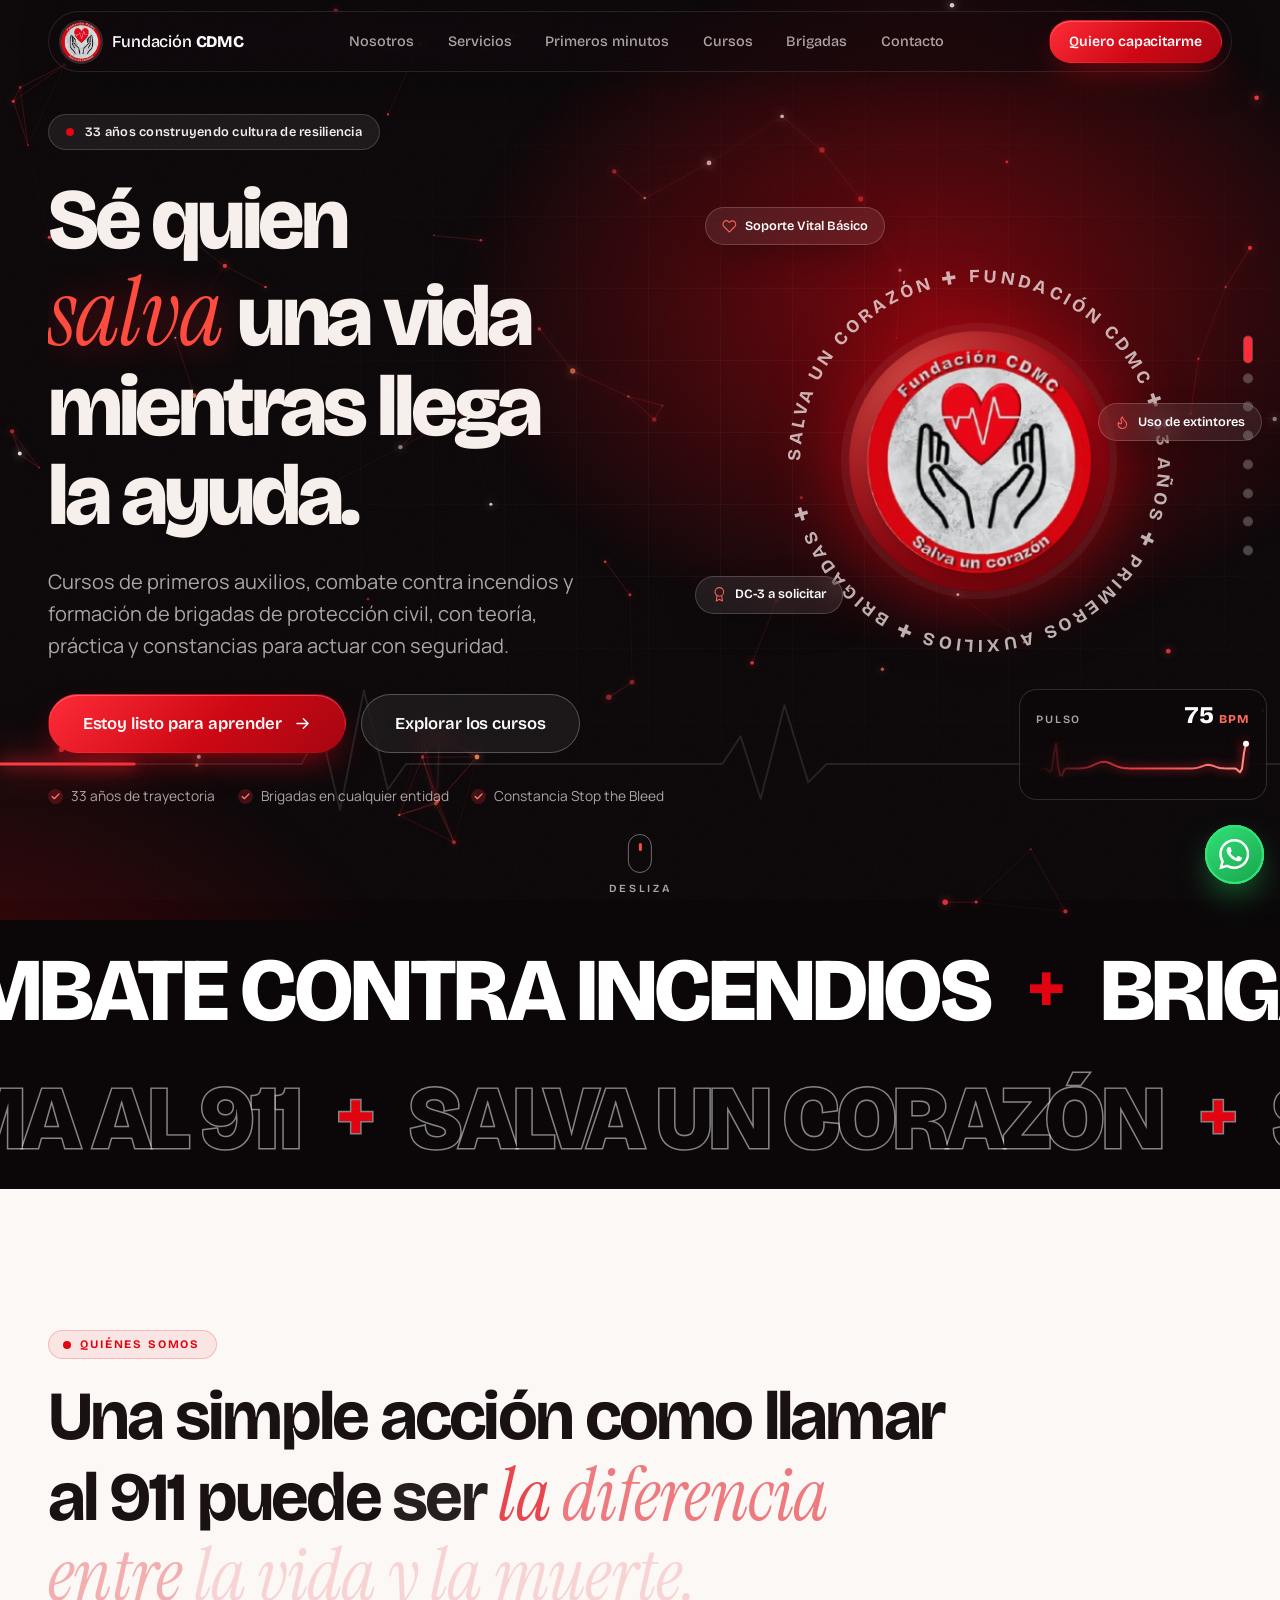
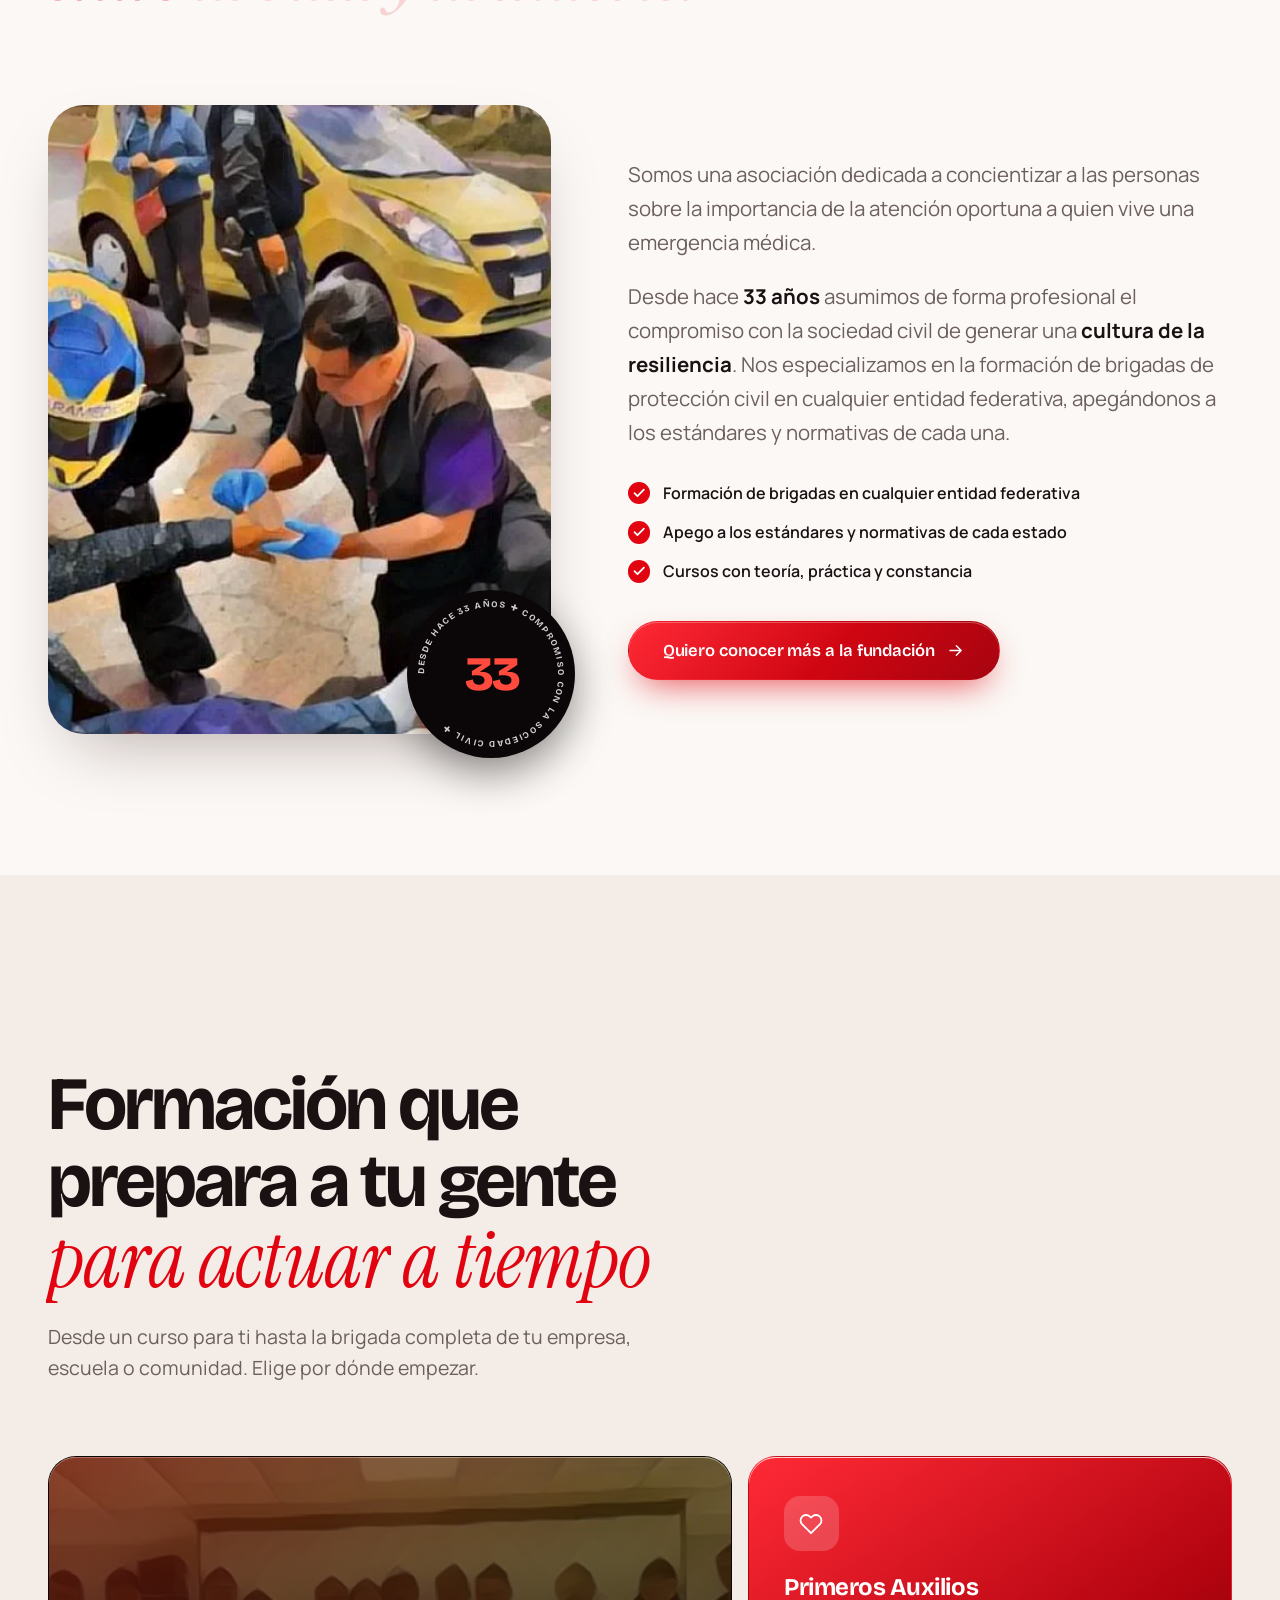
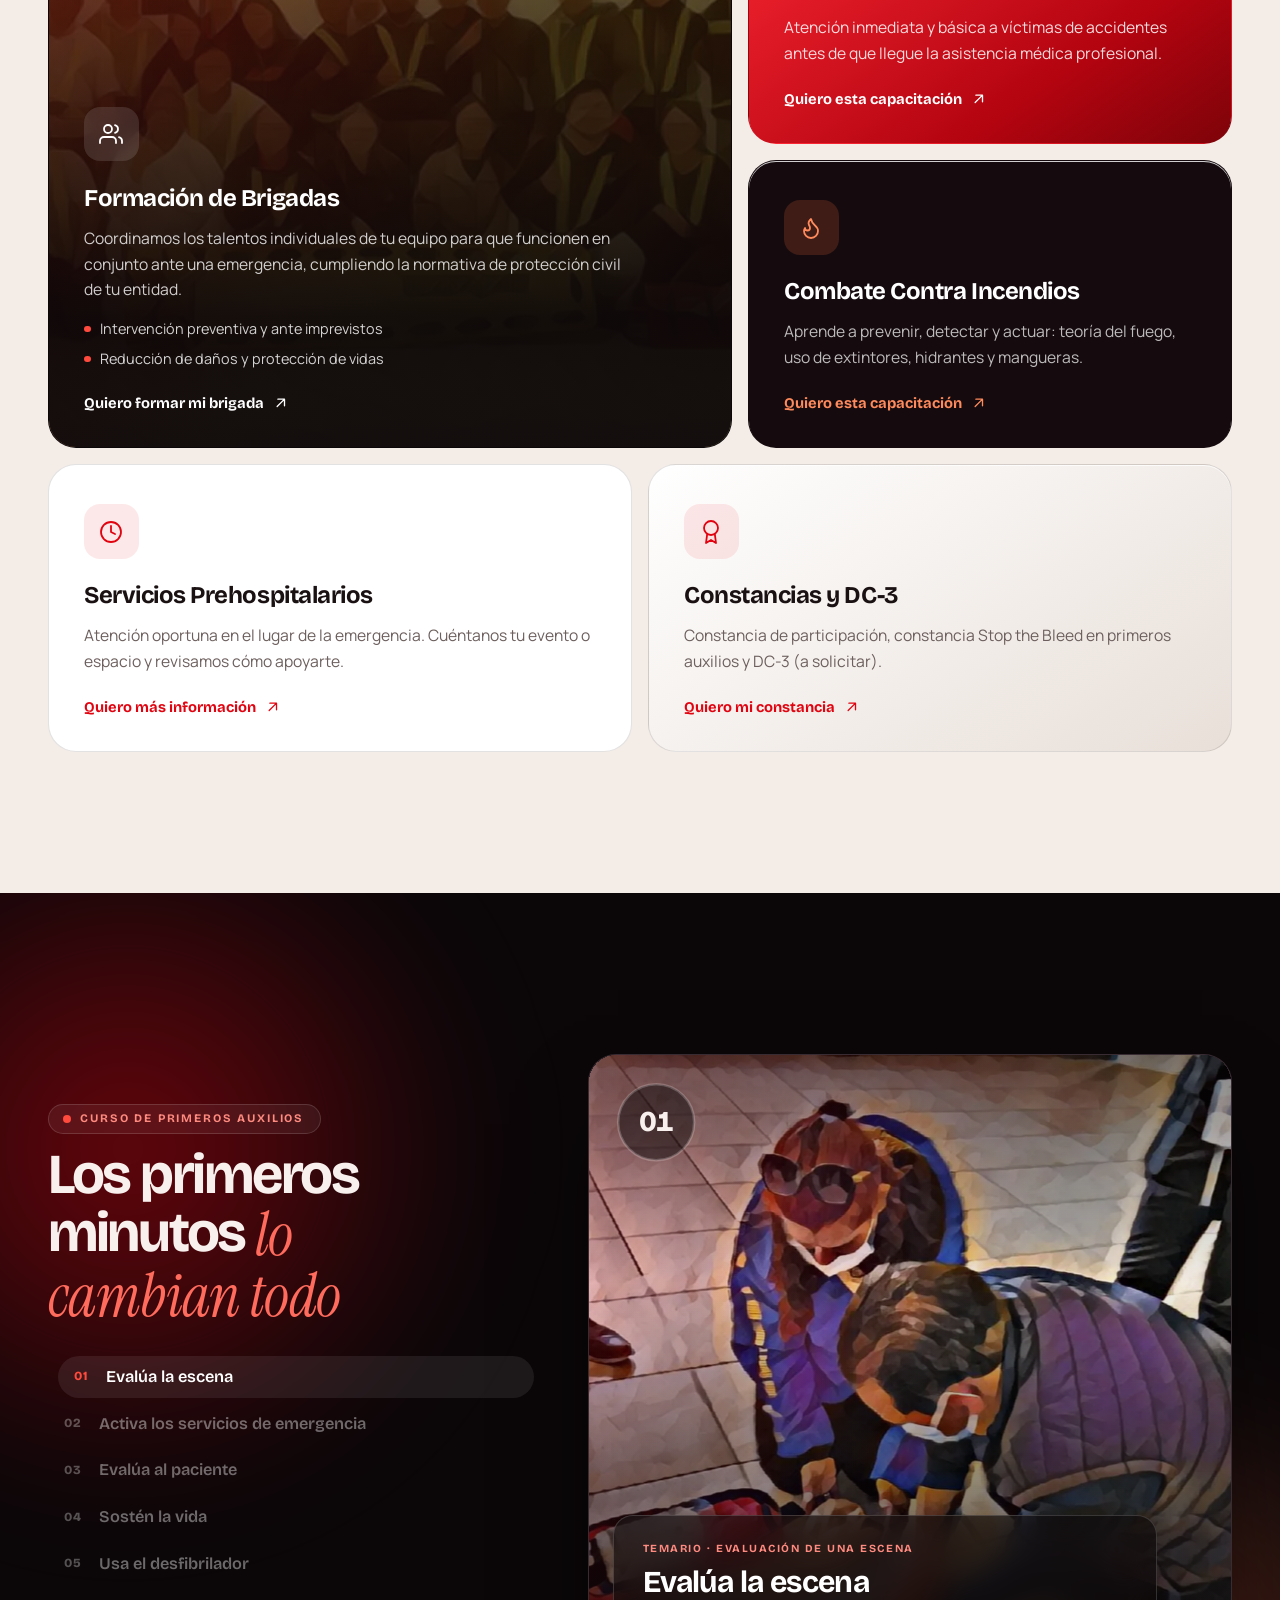
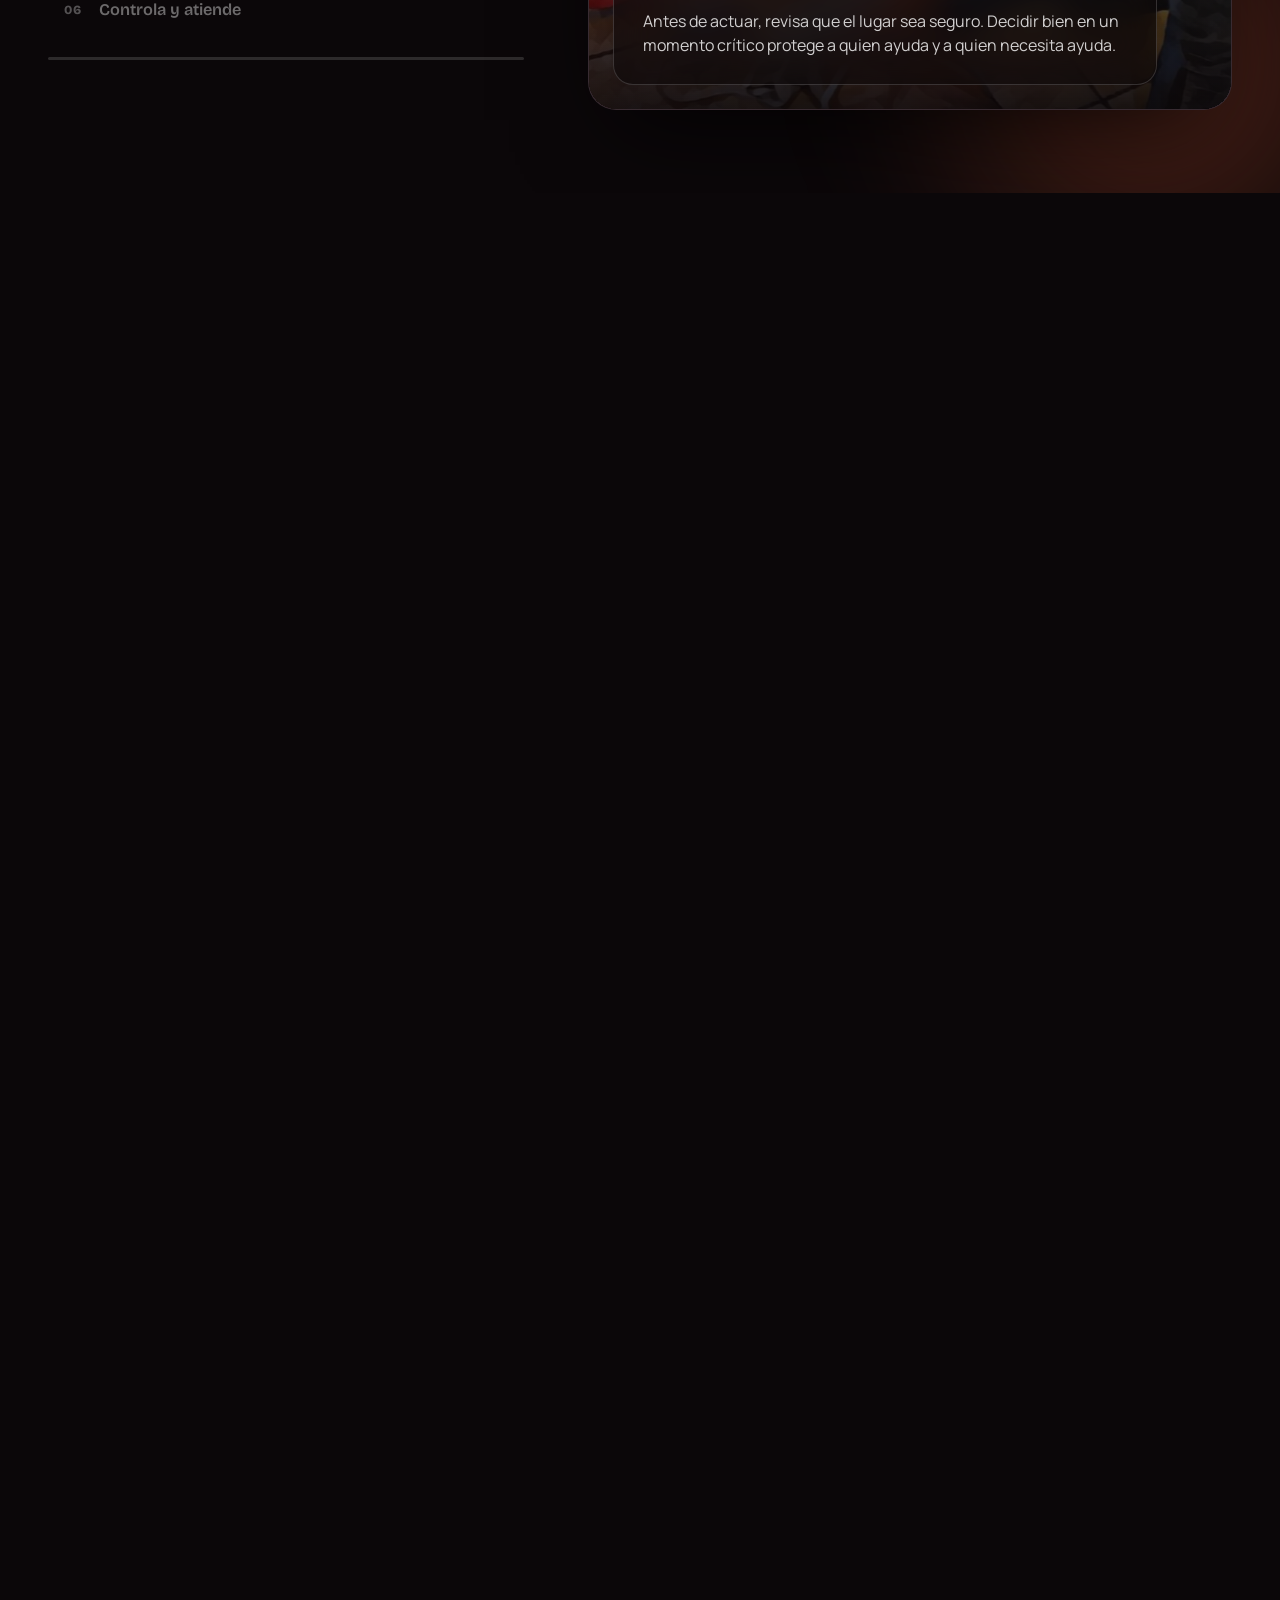
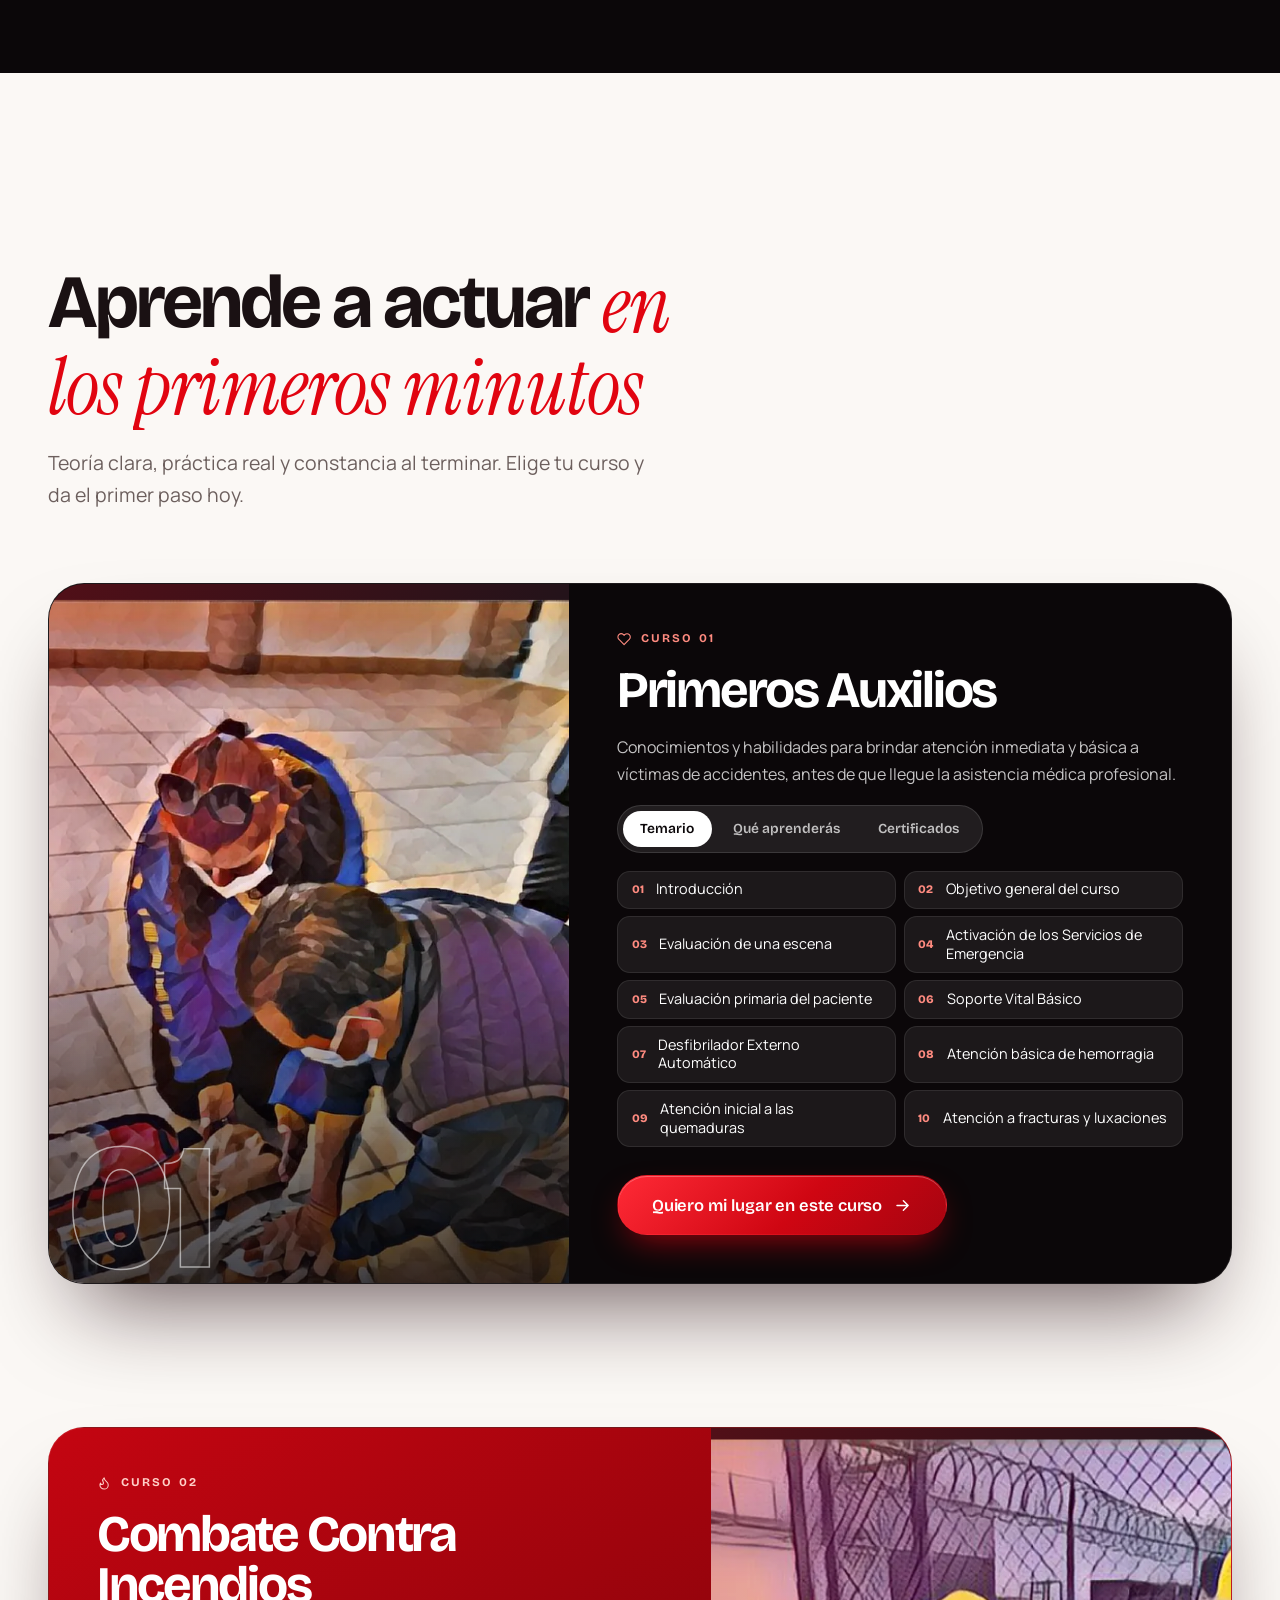
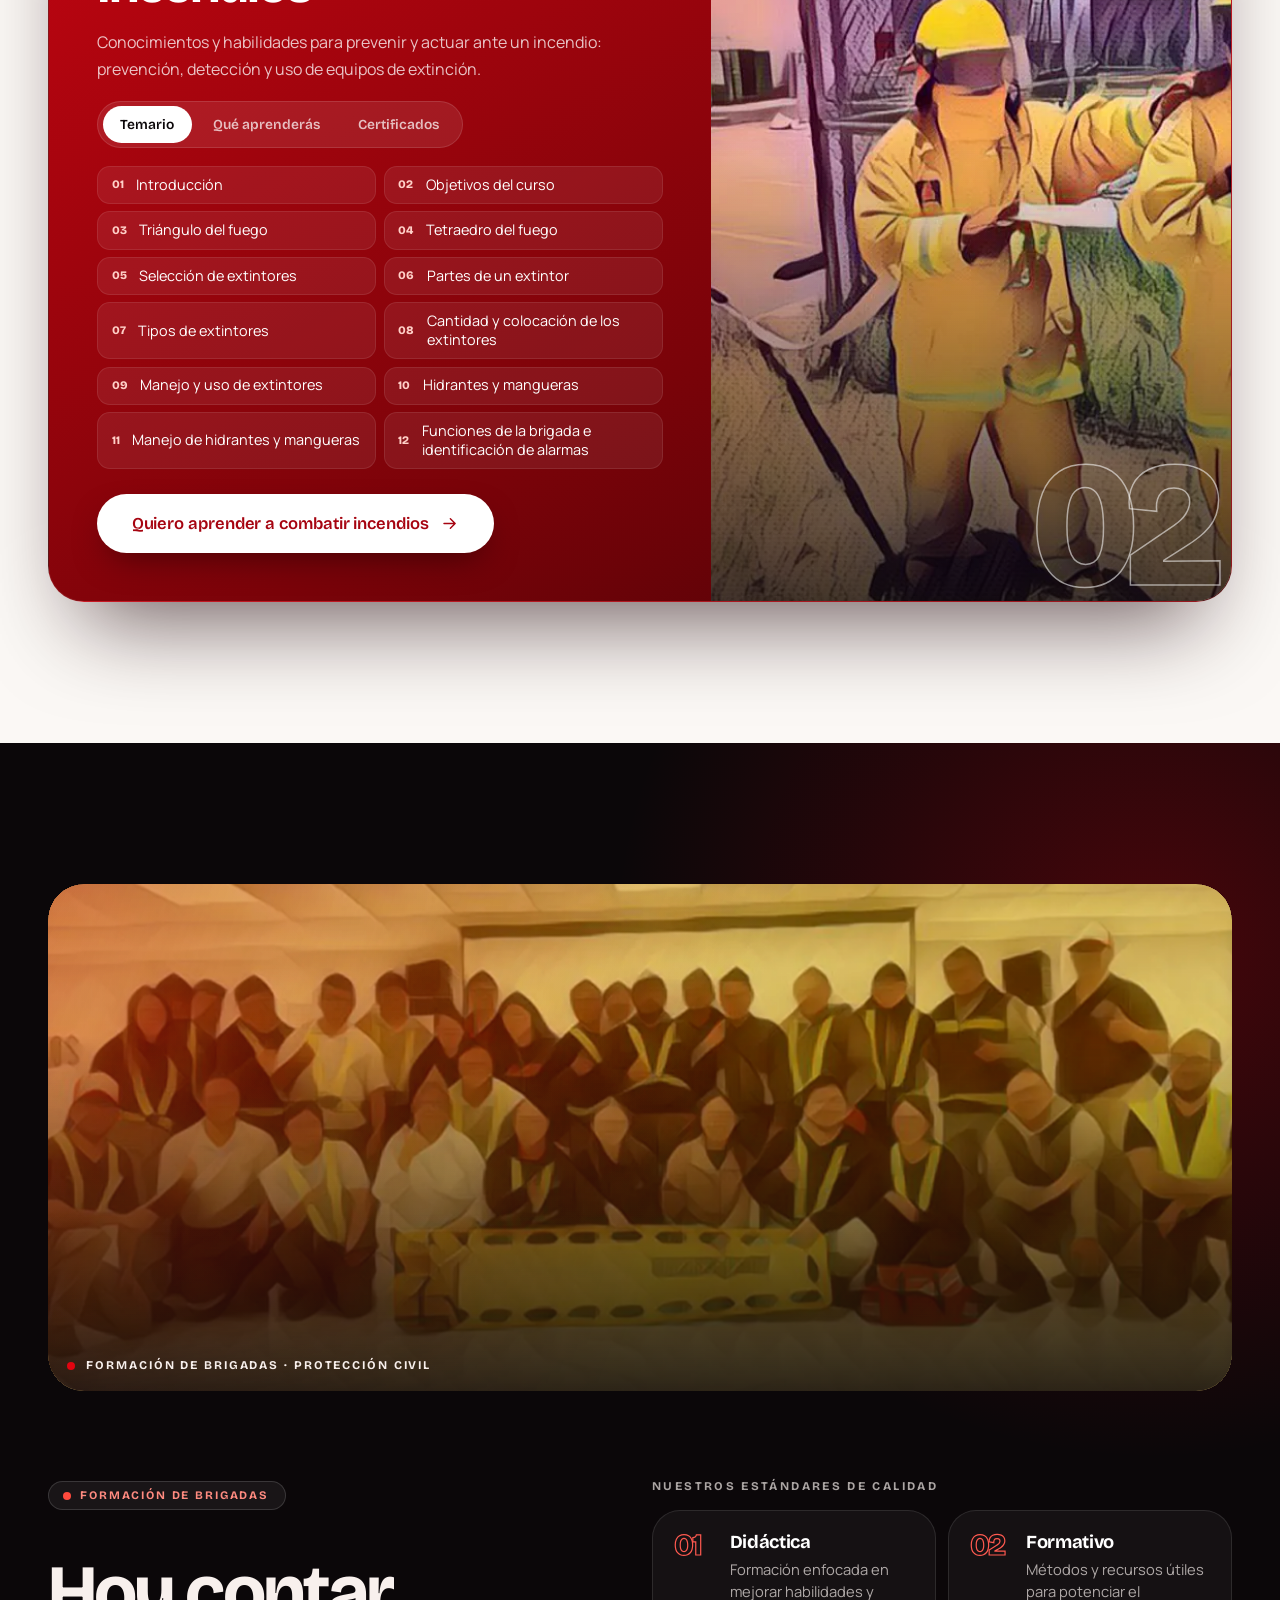
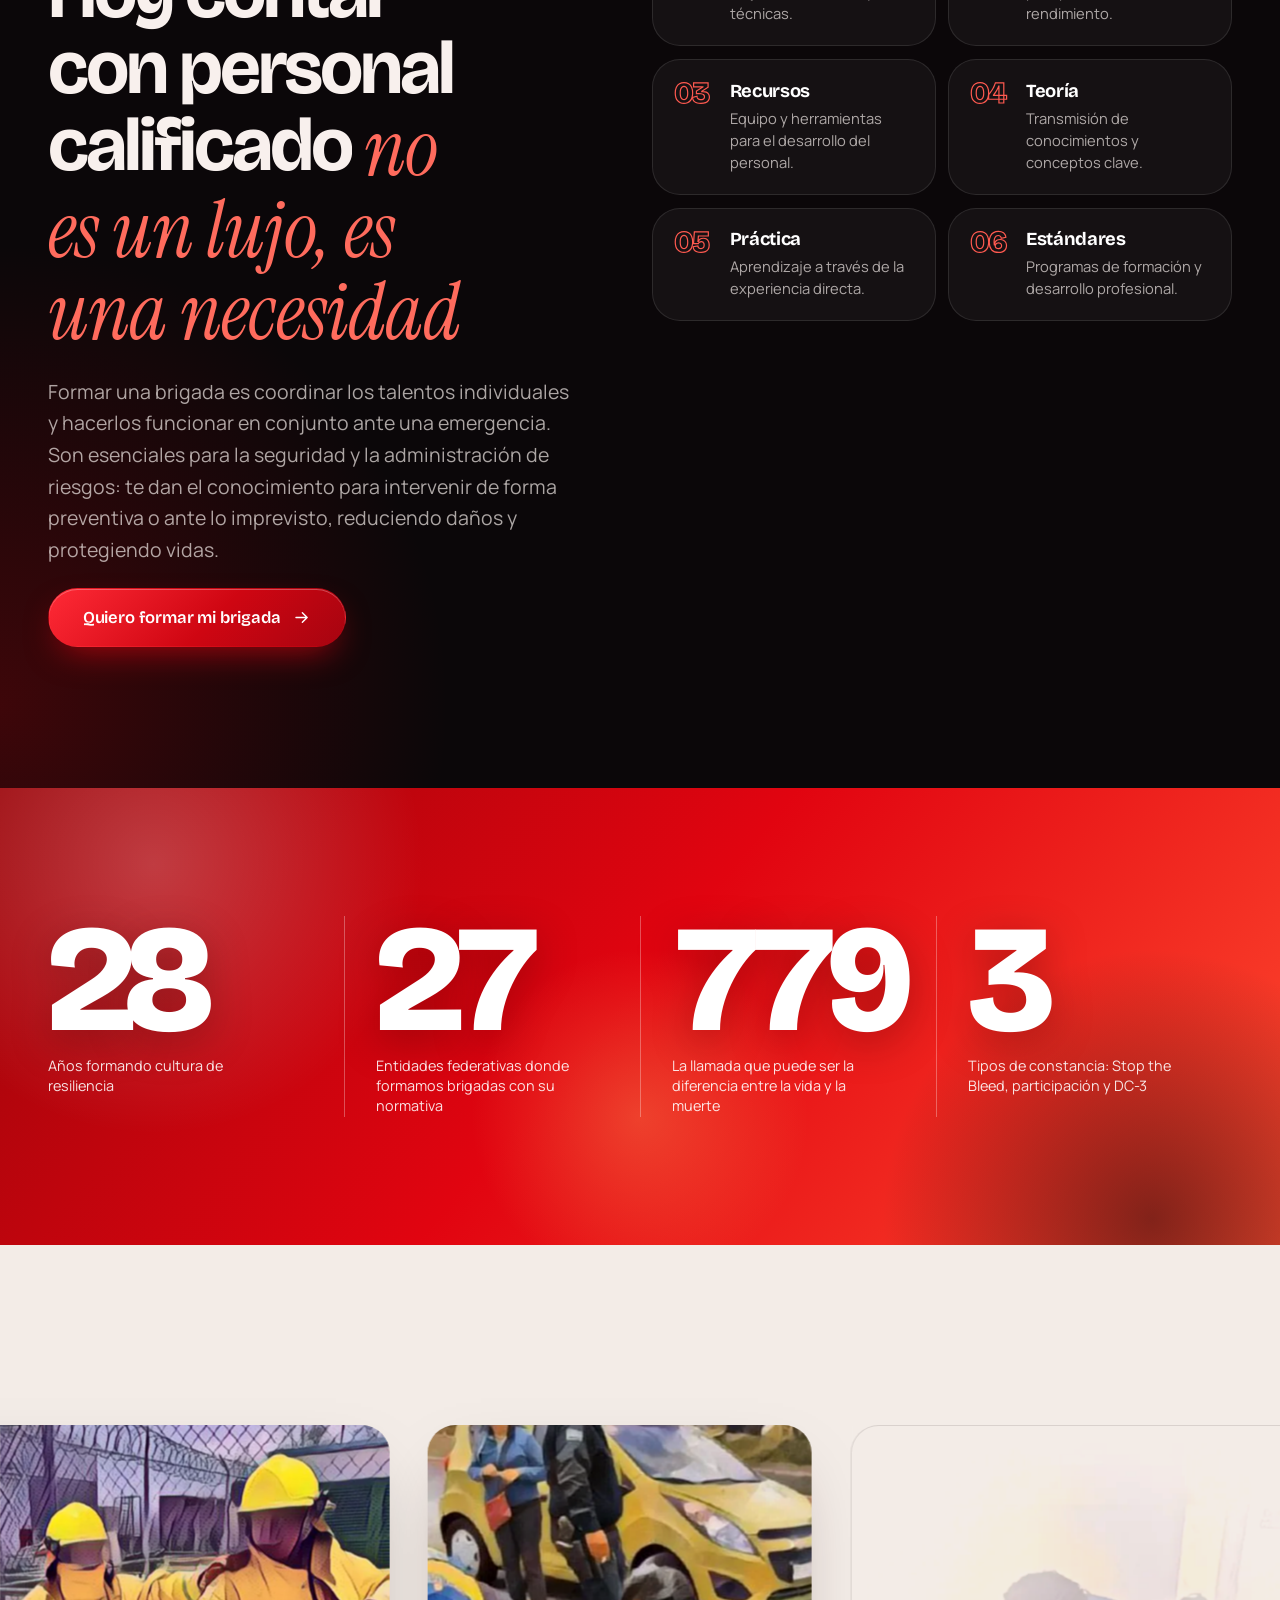
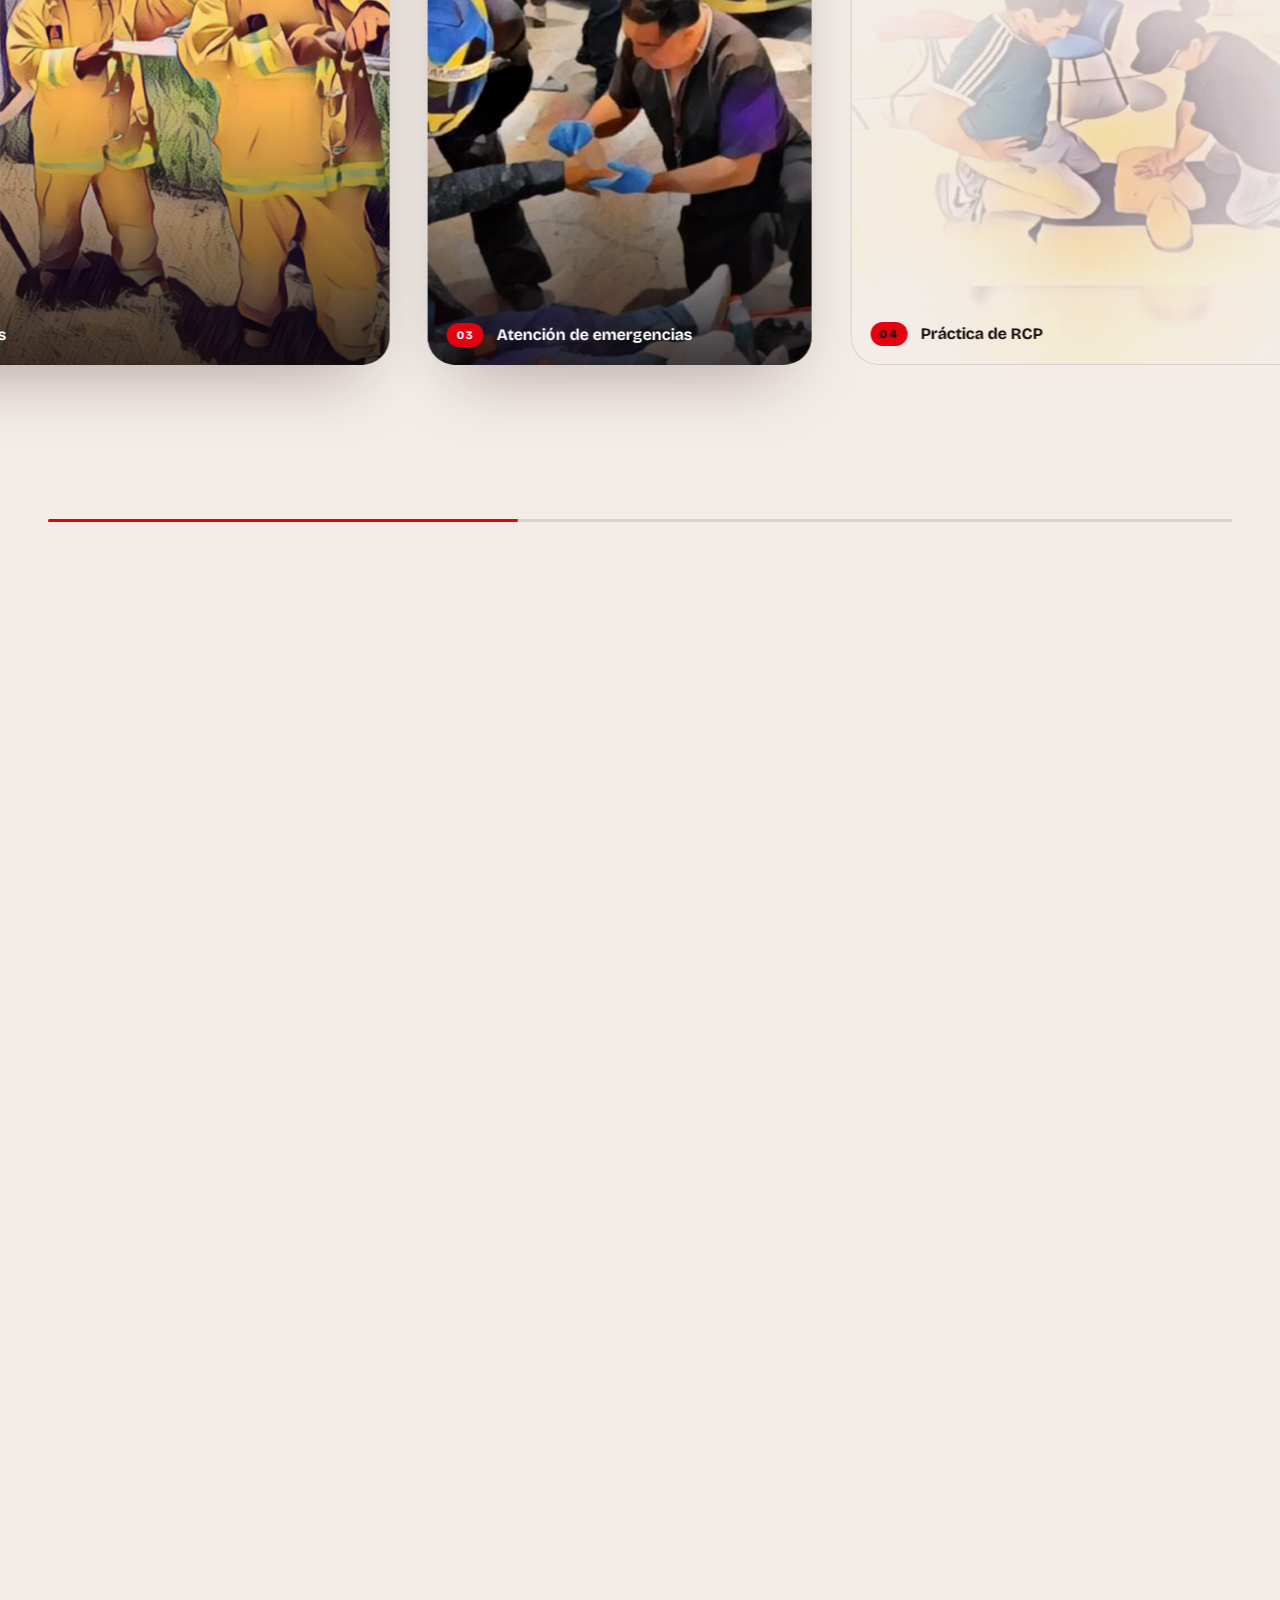
<file: index.html>
<!doctype html>
<html lang="es-MX">
<head>
<meta charset="utf-8">
<meta name="viewport" content="width=device-width,initial-scale=1,viewport-fit=cover">
<title>Cursos de Primeros Auxilios y Brigadas | Fundación CDMC</title>
<meta name="description" content="33 años formando brigadas de protección civil. Cursos de primeros auxilios y combate contra incendios con constancia. Pide informes por WhatsApp.">
<meta name="keywords" content="fundación CDMC, fundación CMDC, curso de primeros auxilios, combate contra incendios, formación de brigadas, brigadas de protección civil, DC-3, Stop the Bleed, soporte vital básico, servicios prehospitalarios, capacitación para empresas México">
<meta name="author" content="Fundación Carlos David Mondragón Castillo">
<meta name="robots" content="index,follow,max-image-preview:large">
<meta name="theme-color" content="#0b0709">
<!-- DESPLIEGUE: agrega aquí <link rel="canonical" href="https://TU-DOMINIO/"> y cambia og:image / og:url a URLs absolutas -->
<meta property="og:type" content="website">
<meta property="og:locale" content="es_MX">
<meta property="og:site_name" content="Fundación CDMC">
<meta property="og:title" content="Fundación CDMC · Salva un corazón">
<meta property="og:description" content="Cursos de primeros auxilios, combate contra incendios y formación de brigadas de protección civil. 33 años construyendo cultura de resiliencia.">
<meta property="og:image" content="img/logo.png">
<meta name="twitter:card" content="summary_large_image">
<link rel="icon" href="img/logo-192.png" type="image/png">
<link rel="apple-touch-icon" href="img/logo-192.png">
<link rel="preconnect" href="https://fonts.googleapis.com">
<link rel="preconnect" href="https://fonts.gstatic.com" crossorigin>
<link rel="stylesheet" href="https://fonts.googleapis.com/css2?family=Bricolage+Grotesque:opsz,wght@12..96,300..800&family=Instrument+Serif:ital@0;1&family=Manrope:wght@400;500;600;700&display=swap">
<link rel="preload" as="image" href="img/logo.webp" type="image/webp">
<link rel="stylesheet" href="styles.css">
<script>document.documentElement.classList.add('js');</script>
<script src="script.js" defer></script>
<script type="application/ld+json">
{
  "@context": "https://schema.org",
  "@graph": [
    {
      "@type": "NGO",
      "@id": "#organizacion",
      "name": "Fundación Carlos David Mondragón Castillo",
      "alternateName": ["Fundación CDMC", "Fundación CMDC"],
      "slogan": "Salva un corazón",
      "description": "Asociación dedicada a concientizar sobre la atención oportuna en emergencias médicas. Cursos de primeros auxilios, combate contra incendios y formación de brigadas de protección civil.",
      "logo": "img/logo.png",
      "telephone": "+525510446096",
      "email": "wildferretmma@gmail.com",
      "areaServed": { "@type": "Country", "name": "México" },
      "knowsAbout": ["Primeros auxilios", "Combate contra incendios", "Brigadas de protección civil", "Soporte vital básico", "Servicios prehospitalarios"]
    },
    {
      "@type": "Course",
      "name": "Primeros Auxilios",
      "description": "Conocimientos y habilidades para brindar atención inmediata y básica a víctimas de accidentes antes de que llegue la asistencia médica profesional. Incluye constancia Stop the Bleed.",
      "provider": { "@id": "#organizacion" },
      "inLanguage": "es-MX"
    },
    {
      "@type": "Course",
      "name": "Combate Contra Incendios",
      "description": "Conocimientos y habilidades para prevenir y actuar ante incendios: prevención, detección y uso de equipos de extinción.",
      "provider": { "@id": "#organizacion" },
      "inLanguage": "es-MX"
    },
    {
      "@type": "FAQPage",
      "mainEntity": [
        { "@type": "Question", "name": "¿Qué curso me conviene: primeros auxilios o combate contra incendios?", "acceptedAnswer": { "@type": "Answer", "text": "Primeros Auxilios te prepara para atender a una persona lesionada hasta que llegue la ayuda médica. Combate Contra Incendios te enseña a prevenir, detectar y actuar ante el fuego. Si formas una brigada, lo ideal es combinarlos." } },
        { "@type": "Question", "name": "¿Entregan constancia al terminar?", "acceptedAnswer": { "@type": "Answer", "text": "Sí. Ambos cursos entregan constancia de participación y se puede solicitar DC-3. El curso de Primeros Auxilios incluye además constancia Stop the Bleed." } },
        { "@type": "Question", "name": "¿Pueden formar la brigada de mi empresa o escuela en mi estado?", "acceptedAnswer": { "@type": "Answer", "text": "Sí. Nos especializamos en la formación de brigadas de protección civil en cualquier entidad federativa, apegándonos a los estándares y normativas de cada una." } },
        { "@type": "Question", "name": "¿Qué aprenderé en el curso de Primeros Auxilios?", "acceptedAnswer": { "@type": "Answer", "text": "A evaluar una escena, activar los servicios de emergencia, realizar la evaluación primaria, aplicar soporte vital básico, usar un desfibrilador externo automático y atender hemorragias, quemaduras, fracturas y luxaciones." } },
        { "@type": "Question", "name": "¿Cuánto cuesta y cuánto dura?", "acceptedAnswer": { "@type": "Answer", "text": "Depende del curso, del número de participantes y de si se trata de una brigada completa. Escríbenos por WhatsApp y te preparamos una propuesta a tu medida." } }
      ]
    }
  ]
}
</script>
</head>
<body>

<!-- ============ SPRITE DE ICONOS ============ -->
<svg width="0" height="0" style="position:absolute" aria-hidden="true" focusable="false">
  <defs>
    <symbol id="i-arrow" viewBox="0 0 24 24"><path d="M5 12h14M13 6l6 6-6 6"/></symbol>
    <symbol id="i-up-right" viewBox="0 0 24 24"><path d="M7 17 17 7M8 7h9v9"/></symbol>
    <symbol id="i-down" viewBox="0 0 24 24"><path d="M12 5v14M6 13l6 6 6-6"/></symbol>
    <symbol id="i-check" viewBox="0 0 24 24"><path d="M20 6 9 17l-5-5"/></symbol>
    <symbol id="i-plus" viewBox="0 0 24 24"><path d="M12 5v14M5 12h14"/></symbol>
    <symbol id="i-phone" viewBox="0 0 24 24"><path d="M22 16.92v3a2 2 0 0 1-2.18 2 19.79 19.79 0 0 1-8.63-3.07 19.5 19.5 0 0 1-6-6 19.79 19.79 0 0 1-3.07-8.67A2 2 0 0 1 4.11 2h3a2 2 0 0 1 2 1.72 12.84 12.84 0 0 0 .7 2.81 2 2 0 0 1-.45 2.11L8.09 9.91a16 16 0 0 0 6 6l1.27-1.27a2 2 0 0 1 2.11-.45 12.84 12.84 0 0 0 2.81.7A2 2 0 0 1 22 16.92z"/></symbol>
    <symbol id="i-mail" viewBox="0 0 24 24"><path d="M4 4h16a2 2 0 0 1 2 2v12a2 2 0 0 1-2 2H4a2 2 0 0 1-2-2V6a2 2 0 0 1 2-2zM22 6l-10 7L2 6"/></symbol>
    <symbol id="i-users" viewBox="0 0 24 24"><path d="M17 21v-2a4 4 0 0 0-4-4H5a4 4 0 0 0-4 4v2M9 11a4 4 0 1 0 0-8 4 4 0 0 0 0 8zM23 21v-2a4 4 0 0 0-3-3.87M16 3.13a4 4 0 0 1 0 7.75"/></symbol>
    <symbol id="i-shield" viewBox="0 0 24 24"><path d="M12 22s8-4 8-10V5l-8-3-8 3v7c0 6 8 10 8 10z"/><path d="m9 12 2 2 4-4"/></symbol>
    <symbol id="i-clock" viewBox="0 0 24 24"><circle cx="12" cy="12" r="10"/><path d="M12 6v6l4 2"/></symbol>
    <symbol id="i-award" viewBox="0 0 24 24"><circle cx="12" cy="8" r="7"/><path d="m8.21 13.89-1.21 9.11 5-3 5 3-1.21-9.12"/></symbol>
    <symbol id="i-heart" viewBox="0 0 24 24"><path d="M20.84 4.61a5.5 5.5 0 0 0-7.78 0L12 5.67l-1.06-1.06a5.5 5.5 0 0 0-7.78 7.78l1.06 1.06L12 21.23l7.78-7.78 1.06-1.06a5.5 5.5 0 0 0 0-7.78z"/></symbol>
    <symbol id="i-flame" viewBox="0 0 24 24"><path d="M8.5 14.5A2.5 2.5 0 0 0 11 12c0-1.38-.5-2-1-3-1.07-2.14-.22-4.05 2-6 .5 2.5 2 4.9 4 6.5 2 1.6 3 3.5 3 5.5a7 7 0 1 1-14 0c0-1.15.43-2.29 1-3a2.5 2.5 0 0 0 2.5 2.5z"/></symbol>
    <symbol id="i-pulse" viewBox="0 0 24 24"><path d="M22 12h-4l-3 9L9 3l-3 9H2"/></symbol>
    <symbol id="i-wa" viewBox="0 0 24 24"><path fill="currentColor" stroke="none" d="M17.47 14.38c-.3-.15-1.76-.87-2.03-.97-.27-.1-.47-.15-.67.15-.2.3-.77.97-.94 1.16-.17.2-.35.22-.65.07-.3-.15-1.26-.46-2.39-1.48-.88-.79-1.48-1.76-1.65-2.06-.17-.3-.02-.46.13-.6.13-.14.3-.35.45-.52.15-.17.2-.3.3-.5.1-.2.05-.37-.03-.52-.07-.15-.67-1.61-.92-2.2-.24-.58-.49-.5-.67-.51h-.57c-.2 0-.52.07-.8.37-.27.3-1.04 1.02-1.04 2.48s1.07 2.88 1.22 3.07c.15.2 2.1 3.2 5.08 4.49.71.3 1.26.49 1.7.63.71.23 1.36.2 1.87.12.57-.08 1.76-.72 2-1.41.25-.7.25-1.29.17-1.41-.07-.12-.27-.2-.57-.35zM12.05 21.78h-.01a9.87 9.87 0 0 1-5.03-1.38l-.36-.21-3.74.98 1-3.65-.24-.37a9.86 9.86 0 0 1-1.51-5.26c0-5.45 4.44-9.88 9.89-9.88 2.64 0 5.12 1.03 6.99 2.9a9.82 9.82 0 0 1 2.89 6.99c0 5.45-4.44 9.88-9.88 9.88zM20.46 3.49A11.8 11.8 0 0 0 12.05 0C5.5 0 .16 5.34.16 11.89c0 2.1.55 4.14 1.59 5.95L.06 24l6.3-1.65a11.88 11.88 0 0 0 5.68 1.45h.01c6.55 0 11.89-5.34 11.89-11.89 0-3.18-1.24-6.17-3.48-8.42z"/></symbol>
  </defs>
</svg>

<a class="skip" href="#main">Saltar al contenido</a>

<!-- ============ LOADER: ECG + corazón que se abre ============ -->
<div id="loader" class="loader" role="status" aria-live="polite" aria-label="Cargando Fundación CDMC">
  <svg class="loader__mask" width="100%" height="100%" aria-hidden="true">
    <defs>
      <mask id="loaderMask">
        <rect width="100%" height="100%" fill="#fff"/>
        <g id="loaderHole" transform="translate(0 0) scale(0)"><path transform="translate(-12 -12.1)" fill="#000" d="M20.84 4.61a5.5 5.5 0 0 0-7.78 0L12 5.67l-1.06-1.06a5.5 5.5 0 0 0-7.78 7.78l1.06 1.06L12 21.23l7.78-7.78 1.06-1.06a5.5 5.5 0 0 0 0-7.78z"/></g>
      </mask>
    </defs>
    <rect width="100%" height="100%" fill="#0b0709" mask="url(#loaderMask)"/>
  </svg>
  <div class="loader__ui" id="loaderUi">
    <div class="loader__heart" id="loaderHeart" aria-hidden="true">
      <svg viewBox="0 0 24 24"><path d="M20.84 4.61a5.5 5.5 0 0 0-7.78 0L12 5.67l-1.06-1.06a5.5 5.5 0 0 0-7.78 7.78l1.06 1.06L12 21.23l7.78-7.78 1.06-1.06a5.5 5.5 0 0 0 0-7.78z"/></svg>
      <svg class="loader__ecg" viewBox="0 0 240 60" preserveAspectRatio="none"><path id="loaderEcg" pathLength="1000" d="M0 30 H70 L82 30 L90 12 L100 52 L110 4 L120 44 L128 30 H240"/></svg>
    </div>
    <p class="loader__name">Fundación <b>CDMC</b></p>
    <p class="loader__tag">Salva un corazón</p>
    <div class="loader__count"><span id="loaderPct">0</span><small>%</small></div>
  </div>
</div>

<div class="grain" aria-hidden="true"></div>
<div class="progress" aria-hidden="true"><i id="progressBar"></i></div>
<div class="cursor" aria-hidden="true"><i class="cursor__dot"></i><i class="cursor__ring"><span></span></i></div>

<!-- ============ HEADER ============ -->
<header class="header" id="header">
  <div class="header__in">
    <a class="brand" href="#inicio" aria-label="Fundación CDMC, ir al inicio">
      <img src="img/logo.webp" width="44" height="44" alt="Logotipo de Fundación CDMC: corazón con línea de pulso entre dos manos">
      <span class="brand__t">Fundación <b>CDMC</b></span>
    </a>
    <nav class="nav" aria-label="Principal">
      <ul>
        <li><a href="#nosotros">Nosotros</a></li>
        <li><a href="#servicios">Servicios</a></li>
        <li><a href="#cadena">Primeros minutos</a></li>
        <li><a href="#cursos">Cursos</a></li>
        <li><a href="#brigadas">Brigadas</a></li>
        <li><a href="#contacto">Contacto</a></li>
      </ul>
    </nav>
    <a class="btn btn--primary btn--sm header__cta" href="#contacto" data-magnetic><span>Quiero capacitarme</span></a>
    <button class="burger" id="burger" type="button" aria-expanded="false" aria-controls="menu" aria-label="Abrir menú"><span></span><span></span></button>
  </div>
</header>

<div class="menu" id="menu" aria-hidden="true">
  <nav aria-label="Menú móvil">
    <ul>
      <li><a href="#nosotros"><small>01</small>Nosotros</a></li>
      <li><a href="#servicios"><small>02</small>Servicios</a></li>
      <li><a href="#cadena"><small>03</small>Primeros minutos</a></li>
      <li><a href="#cursos"><small>04</small>Cursos</a></li>
      <li><a href="#brigadas"><small>05</small>Brigadas</a></li>
      <li><a href="#contacto"><small>06</small>Contacto</a></li>
    </ul>
  </nav>
  <a class="btn btn--primary btn--lg" href="#contacto">Quiero capacitarme <svg class="ico" aria-hidden="true"><use href="#i-arrow"/></svg></a>
  <p class="menu__meta">+52 55 1044 6096 · wildferretmma@gmail.com</p>
</div>

<!-- Navegación lateral por puntos (escritorio) -->
<ol class="dots" aria-label="Secciones">
  <li><a href="#inicio" data-dot="inicio" aria-label="Inicio"><span>Inicio</span></a></li>
  <li><a href="#nosotros" data-dot="nosotros" aria-label="Nosotros"><span>Nosotros</span></a></li>
  <li><a href="#servicios" data-dot="servicios" aria-label="Servicios"><span>Servicios</span></a></li>
  <li><a href="#cadena" data-dot="cadena" aria-label="Primeros minutos"><span>Primeros minutos</span></a></li>
  <li><a href="#cursos" data-dot="cursos" aria-label="Cursos"><span>Cursos</span></a></li>
  <li><a href="#brigadas" data-dot="brigadas" aria-label="Brigadas"><span>Brigadas</span></a></li>
  <li><a href="#galeria" data-dot="galeria" aria-label="Galería"><span>Galería</span></a></li>
  <li><a href="#contacto" data-dot="contacto" aria-label="Contacto"><span>Contacto</span></a></li>
</ol>

<main id="main">

<!-- ============ 1 · HERO ============ -->
<section class="hero dark" id="inicio" aria-labelledby="hero-title">
  <div class="hero__bg" aria-hidden="true">
    <canvas class="hero__canvas" id="heroCanvas"></canvas>
    <div class="hero__glow" id="heroGlow"></div>
    <div class="hero__grid"></div>
    <svg class="hero__ecg" viewBox="0 0 1400 200" preserveAspectRatio="none">
      <path class="ecg-base" d="M0 100 H300 L330 100 L350 60 L372 150 L398 20 L424 128 L444 100 H760 L790 100 L810 70 L832 138 L858 36 L884 120 L904 100 H1400"/>
      <path class="ecg-live" d="M0 100 H300 L330 100 L350 60 L372 150 L398 20 L424 128 L444 100 H760 L790 100 L810 70 L832 138 L858 36 L884 120 L904 100 H1400" pathLength="1000"/>
    </svg>
  </div>

  <div class="container hero__in">
    <div class="hero__copy" id="heroCopy">
      <p class="pill" data-hero="0"><span class="pulse-dot"></span>33 años construyendo cultura de resiliencia</p>
      <h1 class="hero__title" id="hero-title">
        <span class="line"><span data-hero="1">Sé quien</span></span>
        <span class="line"><span data-hero="2"><em>salva</em> una vida</span></span>
        <span class="line"><span data-hero="3">mientras llega</span></span>
        <span class="line"><span data-hero="4">la ayuda.</span></span>
      </h1>
      <p class="hero__sub" data-hero="5">Cursos de primeros auxilios, combate contra incendios y formación de brigadas de protección civil, con teoría, práctica y constancias para actuar con seguridad.</p>
      <div class="hero__cta" data-hero="6">
        <a class="btn btn--primary btn--lg" href="#contacto" data-magnetic><span>Estoy listo para aprender</span><svg class="ico" aria-hidden="true"><use href="#i-arrow"/></svg></a>
        <a class="btn btn--ghost btn--lg" href="#cursos" data-magnetic><span>Explorar los cursos</span></a>
      </div>
      <ul class="hero__badges" data-hero="7">
        <li><svg class="ico" aria-hidden="true"><use href="#i-check"/></svg>33 años de trayectoria</li>
        <li><svg class="ico" aria-hidden="true"><use href="#i-check"/></svg>Brigadas en cualquier entidad</li>
        <li><svg class="ico" aria-hidden="true"><use href="#i-check"/></svg>Constancia Stop the Bleed</li>
      </ul>
    </div>

    <div class="hero__visual" id="heroVisual" data-hero="2">
      <div class="medal" id="medal">
        <span class="wave" aria-hidden="true"></span><span class="wave" aria-hidden="true"></span><span class="wave" aria-hidden="true"></span>
        <svg class="medal__ring" viewBox="0 0 400 400" aria-hidden="true">
          <defs><path id="medalPath" d="M200,200 m-172,0 a172,172 0 1,1 344,0 a172,172 0 1,1 -344,0"/></defs>
          <text><textPath href="#medalPath" startOffset="0">SALVA UN CORAZÓN ✚ FUNDACIÓN CDMC ✚ 33 AÑOS ✚ PRIMEROS AUXILIOS ✚ BRIGADAS ✚</textPath></text>
        </svg>
        <div class="medal__core">
          <img src="img/logo.webp" width="256" height="256" alt="Logotipo de Fundación CDMC" fetchpriority="high">
        </div>
      </div>
      <div class="chip chip--1" data-depth="26"><svg class="ico" aria-hidden="true"><use href="#i-heart"/></svg>Soporte Vital Básico</div>
      <div class="chip chip--2" data-depth="-18"><svg class="ico" aria-hidden="true"><use href="#i-flame"/></svg>Uso de extintores</div>
      <div class="chip chip--3" data-depth="34"><svg class="ico" aria-hidden="true"><use href="#i-award"/></svg>DC-3 a solicitar</div>
      <div class="monitor" aria-hidden="true">
        <div class="monitor__top"><span>Pulso</span><b><span id="bpm">72</span><small>BPM</small></b></div>
        <canvas id="ecgCanvas" width="420" height="90"></canvas>
      </div>
    </div>
  </div>

  <a class="hero__scroll" href="#nosotros" aria-label="Desplazarse hacia abajo"><span class="hero__mouse"><i></i></span><span class="hero__scrolltxt">Desliza</span></a>
</section>

<!-- ============ 2 · MARQUEE ============ -->
<div class="marquee" aria-hidden="true">
  <div class="marquee__row marquee__row--a" data-marquee="1"><div class="marquee__track"><span>Primeros auxilios</span><span>Combate contra incendios</span><span>Brigadas de protección civil</span><span>Soporte vital básico</span><span>Constancia DC-3</span><span>Cultura de la resiliencia</span></div></div>
  <div class="marquee__row marquee__row--b" data-marquee="-1"><div class="marquee__track"><span>Salva un corazón</span><span>Stop the Bleed</span><span>Desfibrilador externo automático</span><span>Servicios prehospitalarios</span><span>33 años de compromiso</span><span>Llama al 911</span></div></div>
</div>

<!-- ============ 3 · QUIÉNES SOMOS ============ -->
<section class="sec about" id="nosotros" aria-labelledby="nos-title">
  <div class="container">
    <p class="eyebrow" data-reveal>Quiénes somos</p>
    <h2 class="manifesto" id="nos-title" data-words>Una simple acción como llamar al 911 puede ser <em>la diferencia entre la vida y la muerte.</em></h2>

    <div class="about__grid">
      <figure class="about__media" data-reveal="mask">
        <div class="about__img"><img src="img/emergencia.webp" width="779" height="614" loading="lazy" alt="Paramédico con guantes atendiendo a un lesionado en la vía pública durante una emergencia" data-parallax-img="0.08"></div>
        <figcaption class="seal" aria-hidden="true">
          <svg viewBox="0 0 200 200"><defs><path id="sealPath" d="M100,100 m-80,0 a80,80 0 1,1 160,0 a80,80 0 1,1 -160,0"/></defs><text><textPath href="#sealPath">DESDE HACE 33 AÑOS ✚ COMPROMISO CON LA SOCIEDAD CIVIL ✚</textPath></text></svg>
          <b data-count="33">0</b>
        </figcaption>
      </figure>

      <div class="about__copy">
        <p data-reveal>Somos una asociación dedicada a concientizar a las personas sobre la importancia de la atención oportuna a quien vive una emergencia médica.</p>
        <p data-reveal>Desde hace <strong>33 años</strong> asumimos de forma profesional el compromiso con la sociedad civil de generar una <strong>cultura de la resiliencia</strong>. Nos especializamos en la formación de brigadas de protección civil en cualquier entidad federativa, apegándonos a los estándares y normativas de cada una.</p>
        <ul class="checks" data-stagger>
          <li data-reveal><svg class="ico" aria-hidden="true"><use href="#i-check"/></svg>Formación de brigadas en cualquier entidad federativa</li>
          <li data-reveal><svg class="ico" aria-hidden="true"><use href="#i-check"/></svg>Apego a los estándares y normativas de cada estado</li>
          <li data-reveal><svg class="ico" aria-hidden="true"><use href="#i-check"/></svg>Cursos con teoría, práctica y constancia</li>
        </ul>
        <a class="btn btn--primary btn--lg" href="#contacto" data-reveal data-magnetic><span>Quiero conocer más a la fundación</span><svg class="ico" aria-hidden="true"><use href="#i-arrow"/></svg></a>
      </div>
    </div>
  </div>
</section>

<!-- ============ 4 · SERVICIOS (bento) ============ -->
<section class="sec services" id="servicios" aria-labelledby="serv-title">
  <div class="container">
    <header class="sec-head">
      <p class="eyebrow" data-reveal>Lo que hacemos</p>
      <h2 id="serv-title" data-split>Formación que prepara a tu gente <em>para actuar a tiempo</em></h2>
      <p class="lead" data-reveal>Desde un curso para ti hasta la brigada completa de tu empresa, escuela o comunidad. Elige por dónde empezar.</p>
    </header>

    <div class="bento">
      <article class="tile tile--a" data-spot data-reveal>
        <img class="tile__bg" src="img/brigadas.webp" width="1600" height="720" loading="lazy" alt="Grupo de brigadistas con chalecos reflectantes y una camilla durante una capacitación">
        <div class="tile__body">
          <span class="tile__ico"><svg class="ico" aria-hidden="true"><use href="#i-users"/></svg></span>
          <h3>Formación de Brigadas</h3>
          <p>Coordinamos los talentos individuales de tu equipo para que funcionen en conjunto ante una emergencia, cumpliendo la normativa de protección civil de tu entidad.</p>
          <ul class="mini"><li>Intervención preventiva y ante imprevistos</li><li>Reducción de daños y protección de vidas</li></ul>
          <a class="tile__link" href="#contacto" data-service="Formación de Brigadas">Quiero formar mi brigada <svg class="ico" aria-hidden="true"><use href="#i-up-right"/></svg></a>
        </div>
      </article>

      <article class="tile tile--b" data-spot data-reveal>
        <div class="tile__body">
          <span class="tile__ico"><svg class="ico" aria-hidden="true"><use href="#i-heart"/></svg></span>
          <h3>Primeros Auxilios</h3>
          <p>Atención inmediata y básica a víctimas de accidentes antes de que llegue la asistencia médica profesional.</p>
          <a class="tile__link" href="#contacto" data-service="Primeros Auxilios">Quiero esta capacitación <svg class="ico" aria-hidden="true"><use href="#i-up-right"/></svg></a>
        </div>
      </article>

      <article class="tile tile--c" data-spot data-reveal>
        <div class="tile__body">
          <span class="tile__ico"><svg class="ico" aria-hidden="true"><use href="#i-flame"/></svg></span>
          <h3>Combate Contra Incendios</h3>
          <p>Aprende a prevenir, detectar y actuar: teoría del fuego, uso de extintores, hidrantes y mangueras.</p>
          <a class="tile__link" href="#contacto" data-service="Combate Contra Incendios">Quiero esta capacitación <svg class="ico" aria-hidden="true"><use href="#i-up-right"/></svg></a>
        </div>
      </article>

      <article class="tile tile--d" data-spot data-reveal>
        <div class="tile__body">
          <span class="tile__ico"><svg class="ico" aria-hidden="true"><use href="#i-clock"/></svg></span>
          <h3>Servicios Prehospitalarios</h3>
          <p>Atención oportuna en el lugar de la emergencia. Cuéntanos tu evento o espacio y revisamos cómo apoyarte.</p>
          <a class="tile__link" href="#contacto" data-service="Servicios Prehospitalarios">Quiero más información <svg class="ico" aria-hidden="true"><use href="#i-up-right"/></svg></a>
        </div>
      </article>

      <article class="tile tile--e" data-spot data-reveal>
        <div class="tile__body">
          <span class="tile__ico"><svg class="ico" aria-hidden="true"><use href="#i-award"/></svg></span>
          <h3>Constancias y DC-3</h3>
          <p>Constancia de participación, constancia Stop the Bleed en primeros auxilios y DC-3 (a solicitar).</p>
          <a class="tile__link" href="#contacto" data-service="Constancias y DC-3">Quiero mi constancia <svg class="ico" aria-hidden="true"><use href="#i-up-right"/></svg></a>
        </div>
      </article>
    </div>
  </div>
</section>

<!-- ============ 5 · LOS PRIMEROS MINUTOS (scrollytelling fijado) ============ -->
<section class="chain dark" id="cadena" aria-labelledby="chain-title" data-chain>
  <div class="chain__pin">
    <div class="chain__bg" aria-hidden="true"><i></i><i></i></div>
    <div class="container chain__grid">
      <div class="chain__left">
        <p class="eyebrow eyebrow--dark">Curso de Primeros Auxilios</p>
        <h2 id="chain-title" data-split>Los primeros minutos <em>lo cambian todo</em></h2>
        <ol class="chain__list" aria-label="Pasos que aprenderás">
          <li><button type="button" data-go="0"><b>01</b><span>Evalúa la escena</span></button></li>
          <li><button type="button" data-go="1"><b>02</b><span>Activa los servicios de emergencia</span></button></li>
          <li><button type="button" data-go="2"><b>03</b><span>Evalúa al paciente</span></button></li>
          <li><button type="button" data-go="3"><b>04</b><span>Sostén la vida</span></button></li>
          <li><button type="button" data-go="4"><b>05</b><span>Usa el desfibrilador</span></button></li>
          <li><button type="button" data-go="5"><b>06</b><span>Controla y atiende</span></button></li>
        </ol>
        <div class="chain__bar" aria-hidden="true"><i id="chainBar"></i></div>
      </div>

      <div class="chain__right">
        <div class="stage">
          <img class="stage__img" id="stageImg" src="img/primeros-auxilios.webp" width="1100" height="1100" loading="lazy" alt="Instructores practicando reanimación y uso del desfibrilador sobre un maniquí">
          <div class="stage__shade" aria-hidden="true"></div>
          <div class="stage__num" aria-hidden="true">
            <svg viewBox="0 0 100 100"><circle class="r0" cx="50" cy="50" r="44"/><circle class="r1" id="chainRing" cx="50" cy="50" r="44" pathLength="100"/></svg>
            <span id="chainNum">01</span>
          </div>
          <div class="stage__panels">
            <article class="panel" data-panel>
              <p class="panel__tag">Temario · Evaluación de una escena</p>
              <h3>Evalúa la escena</h3>
              <p>Antes de actuar, revisa que el lugar sea seguro. Decidir bien en un momento crítico protege a quien ayuda y a quien necesita ayuda.</p>
            </article>
            <article class="panel" data-panel>
              <p class="panel__tag">Temario · Activación de los Servicios de Emergencia</p>
              <h3>Activa los servicios de emergencia</h3>
              <p>Una simple acción como llamar al 911 puede ser la diferencia entre la vida y la muerte.</p>
            </article>
            <article class="panel" data-panel>
              <p class="panel__tag">Temario · Evaluación primaria del paciente</p>
              <h3>Evalúa al paciente</h3>
              <p>Una revisión primaria ordenada te dice qué necesita primero y qué no puede esperar.</p>
            </article>
            <article class="panel" data-panel>
              <p class="panel__tag">Temario · Soporte Vital Básico</p>
              <h3>Sostén la vida</h3>
              <p>Aprende las maniobras de soporte vital básico que mantienen a una persona estable mientras llega la asistencia médica profesional.</p>
            </article>
            <article class="panel" data-panel>
              <p class="panel__tag">Temario · Desfibrilador Externo Automático</p>
              <h3>Usa el desfibrilador</h3>
              <p>Conoce cómo se utiliza un Desfibrilador Externo Automático (DEA) para actuar con confianza cuando cada segundo cuenta.</p>
            </article>
            <article class="panel" data-panel>
              <p class="panel__tag">Temario · Hemorragias, quemaduras, fracturas y luxaciones</p>
              <h3>Controla y atiende</h3>
              <p>Atención básica de hemorragia, atención inicial a quemaduras y atención a fracturas y luxaciones para reducir daños.</p>
              <a class="btn btn--primary" href="#contacto" data-service="Primeros Auxilios"><span>Quiero aprender a actuar</span><svg class="ico" aria-hidden="true"><use href="#i-arrow"/></svg></a>
            </article>
          </div>
        </div>
      </div>
    </div>
  </div>
</section>

<!-- ============ 6 · CURSOS (tarjetas apiladas con pestañas) ============ -->
<section class="sec courses" id="cursos" aria-labelledby="cursos-title">
  <div class="container">
    <header class="sec-head">
      <p class="eyebrow" data-reveal>Catálogo de cursos</p>
      <h2 id="cursos-title" data-split>Aprende a actuar <em>en los primeros minutos</em></h2>
      <p class="lead" data-reveal>Teoría clara, práctica real y constancia al terminar. Elige tu curso y da el primer paso hoy.</p>
    </header>

    <div class="stack">

      <article class="course course--1" data-stack>
        <div class="course__media">
          <img src="img/primeros-auxilios.webp" width="1100" height="1100" loading="lazy" alt="Instructores practicando reanimación con un desfibrilador sobre un maniquí" data-parallax-img="0.1">
          <span class="course__no" aria-hidden="true">01</span>
        </div>
        <div class="course__body">
          <p class="course__kicker"><svg class="ico" aria-hidden="true"><use href="#i-heart"/></svg>Curso 01</p>
          <h3>Primeros Auxilios</h3>
          <p class="course__obj">Conocimientos y habilidades para brindar atención inmediata y básica a víctimas de accidentes, antes de que llegue la asistencia médica profesional.</p>
          <div class="tabs" data-tabs>
            <div class="tabs__list" role="tablist" aria-label="Detalles del curso de Primeros Auxilios">
              <button type="button" role="tab" id="t1a" aria-controls="p1a" aria-selected="true">Temario</button>
              <button type="button" role="tab" id="t1b" aria-controls="p1b" aria-selected="false" tabindex="-1">Qué aprenderás</button>
              <button type="button" role="tab" id="t1c" aria-controls="p1c" aria-selected="false" tabindex="-1">Certificados</button>
              <i class="tabs__ink" aria-hidden="true"></i>
            </div>
            <div class="tabs__panels">
              <div class="tabpanel is-active" role="tabpanel" id="p1a" aria-labelledby="t1a">
                <ol class="temario">
                  <li>Introducción</li><li>Objetivo general del curso</li><li>Evaluación de una escena</li><li>Activación de los Servicios de Emergencia</li><li>Evaluación primaria del paciente</li><li>Soporte Vital Básico</li><li>Desfibrilador Externo Automático</li><li>Atención básica de hemorragia</li><li>Atención inicial a las quemaduras</li><li>Atención a fracturas y luxaciones</li>
                </ol>
              </div>
              <div class="tabpanel" role="tabpanel" id="p1b" aria-labelledby="t1b" hidden>
                <ul class="learn">
                  <li><svg class="ico" aria-hidden="true"><use href="#i-check"/></svg>Evaluar una emergencia para dar primeros auxilios de forma correcta y segura.</li>
                  <li><svg class="ico" aria-hidden="true"><use href="#i-check"/></svg>Tomar decisiones fundamentales en momentos críticos.</li>
                  <li><svg class="ico" aria-hidden="true"><use href="#i-check"/></svg>Actuar de manera rápida y efectiva ante una emergencia.</li>
                </ul>
              </div>
              <div class="tabpanel" role="tabpanel" id="p1c" aria-labelledby="t1c" hidden>
                <ul class="certs">
                  <li><svg class="ico" aria-hidden="true"><use href="#i-award"/></svg>Constancia Stop the Bleed</li>
                  <li><svg class="ico" aria-hidden="true"><use href="#i-award"/></svg>Constancia de participación</li>
                  <li><svg class="ico" aria-hidden="true"><use href="#i-award"/></svg>DC-3 (a solicitar)</li>
                </ul>
              </div>
            </div>
          </div>
          <a class="btn btn--primary btn--lg" href="#contacto" data-service="Primeros Auxilios" data-magnetic><span>Quiero mi lugar en este curso</span><svg class="ico" aria-hidden="true"><use href="#i-arrow"/></svg></a>
        </div>
      </article>

      <article class="course course--2" data-stack>
        <div class="course__media">
          <img src="img/incendios.webp" width="1160" height="868" loading="lazy" alt="Brigadistas con casco y traje de bombero tendiendo una manguera contra incendios" data-parallax-img="0.1">
          <span class="course__no" aria-hidden="true">02</span>
        </div>
        <div class="course__body">
          <p class="course__kicker"><svg class="ico" aria-hidden="true"><use href="#i-flame"/></svg>Curso 02</p>
          <h3>Combate Contra Incendios</h3>
          <p class="course__obj">Conocimientos y habilidades para prevenir y actuar ante un incendio: prevención, detección y uso de equipos de extinción.</p>
          <div class="tabs" data-tabs>
            <div class="tabs__list" role="tablist" aria-label="Detalles del curso de Combate Contra Incendios">
              <button type="button" role="tab" id="t2a" aria-controls="p2a" aria-selected="true">Temario</button>
              <button type="button" role="tab" id="t2b" aria-controls="p2b" aria-selected="false" tabindex="-1">Qué aprenderás</button>
              <button type="button" role="tab" id="t2c" aria-controls="p2c" aria-selected="false" tabindex="-1">Certificados</button>
              <i class="tabs__ink" aria-hidden="true"></i>
            </div>
            <div class="tabs__panels">
              <div class="tabpanel is-active" role="tabpanel" id="p2a" aria-labelledby="t2a">
                <ol class="temario">
                  <li>Introducción</li><li>Objetivos del curso</li><li>Triángulo del fuego</li><li>Tetraedro del fuego</li><li>Selección de extintores</li><li>Partes de un extintor</li><li>Tipos de extintores</li><li>Cantidad y colocación de los extintores</li><li>Manejo y uso de extintores</li><li>Hidrantes y mangueras</li><li>Manejo de hidrantes y mangueras</li><li>Funciones de la brigada e identificación de alarmas</li>
                </ol>
              </div>
              <div class="tabpanel" role="tabpanel" id="p2b" aria-labelledby="t2b" hidden>
                <ul class="learn">
                  <li><svg class="ico" aria-hidden="true"><use href="#i-check"/></svg>Técnicas para prevenir, responder y reducir los riesgos asociados a los incendios.</li>
                  <li><svg class="ico" aria-hidden="true"><use href="#i-check"/></svg>Uso adecuado de extintores y otros equipos.</li>
                  <li><svg class="ico" aria-hidden="true"><use href="#i-check"/></svg>Teoría del fuego, clases de fuego, cómo se propaga el calor y métodos de extinción.</li>
                </ul>
              </div>
              <div class="tabpanel" role="tabpanel" id="p2c" aria-labelledby="t2c" hidden>
                <ul class="certs">
                  <li><svg class="ico" aria-hidden="true"><use href="#i-award"/></svg>Constancia de participación</li>
                  <li><svg class="ico" aria-hidden="true"><use href="#i-award"/></svg>DC-3 (a solicitar)</li>
                </ul>
              </div>
            </div>
          </div>
          <a class="btn btn--primary btn--lg" href="#contacto" data-service="Combate Contra Incendios" data-magnetic><span>Quiero aprender a combatir incendios</span><svg class="ico" aria-hidden="true"><use href="#i-arrow"/></svg></a>
        </div>
      </article>

    </div>
  </div>
</section>

<!-- ============ 7 · BRIGADAS ============ -->
<section class="sec brigadas dark" id="brigadas" aria-labelledby="brig-title">
  <div class="brigadas__glow" aria-hidden="true"></div>
  <div class="container">
    <figure class="banner" id="banner" data-banner>
      <img src="img/brigadas.webp" width="1600" height="720" loading="lazy" alt="Grupo de brigadistas con chalecos reflectantes y una camilla durante una capacitación de la fundación">
      <figcaption><span class="pulse-dot"></span>Formación de brigadas · Protección civil</figcaption>
    </figure>

    <div class="brig">
      <div class="brig__copy">
        <p class="eyebrow eyebrow--dark" data-reveal>Formación de Brigadas</p>
        <h2 id="brig-title" data-split>Hoy contar con personal calificado <em>no es un lujo, es una necesidad</em></h2>
        <p class="lead" data-reveal>Formar una brigada es coordinar los talentos individuales y hacerlos funcionar en conjunto ante una emergencia. Son esenciales para la seguridad y la administración de riesgos: te dan el conocimiento para intervenir de forma preventiva o ante lo imprevisto, reduciendo daños y protegiendo vidas.</p>
        <a class="btn btn--primary btn--lg" href="#contacto" data-service="Formación de Brigadas" data-reveal data-magnetic><span>Quiero formar mi brigada</span><svg class="ico" aria-hidden="true"><use href="#i-arrow"/></svg></a>
      </div>

      <div class="pillars">
        <p class="pillars__t" data-reveal>Nuestros estándares de calidad</p>
        <ul data-stagger>
          <li class="pillar" data-spot data-reveal><span>01</span><h3>Didáctica</h3><p>Formación enfocada en mejorar habilidades y técnicas.</p></li>
          <li class="pillar" data-spot data-reveal><span>02</span><h3>Formativo</h3><p>Métodos y recursos útiles para potenciar el rendimiento.</p></li>
          <li class="pillar" data-spot data-reveal><span>03</span><h3>Recursos</h3><p>Equipo y herramientas para el desarrollo del personal.</p></li>
          <li class="pillar" data-spot data-reveal><span>04</span><h3>Teoría</h3><p>Transmisión de conocimientos y conceptos clave.</p></li>
          <li class="pillar" data-spot data-reveal><span>05</span><h3>Práctica</h3><p>Aprendizaje a través de la experiencia directa.</p></li>
          <li class="pillar" data-spot data-reveal><span>06</span><h3>Estándares</h3><p>Programas de formación y desarrollo profesional.</p></li>
        </ul>
      </div>
    </div>
  </div>
</section>

<!-- ============ 8 · CIFRAS ============ -->
<section class="stats" aria-label="La fundación en cifras">
  <div class="stats__bg" aria-hidden="true"><i></i><i></i><i></i></div>
  <div class="container">
    <ul class="stats__grid" data-stagger>
      <li data-reveal><b class="stat__n"><span data-count="33">0</span></b><span class="stat__l">Años formando cultura de resiliencia</span></li>
      <li data-reveal><b class="stat__n"><span data-count="32">0</span></b><span class="stat__l">Entidades federativas donde formamos brigadas con su normativa</span></li>
      <li data-reveal><b class="stat__n"><span data-count="911">0</span></b><span class="stat__l">La llamada que puede ser la diferencia entre la vida y la muerte</span></li>
      <li data-reveal><b class="stat__n"><span data-count="3">0</span></b><span class="stat__l">Tipos de constancia: Stop the Bleed, participación y DC-3</span></li>
    </ul>
  </div>
</section>

<!-- ============ 9 · GALERÍA (scroll horizontal fijado) ============ -->
<section class="gallery" id="galeria" aria-labelledby="gal-title" data-gallery>
  <div class="gallery__pin">
    <div class="gallery__track" id="galTrack">
      <div class="gallery__intro">
        <p class="eyebrow">En acción</p>
        <h2 id="gal-title">Así se aprende <em>a salvar vidas</em></h2>
        <p class="lead">Prácticas reales de nuestros cursos y brigadas.</p>
        <span class="gallery__hint" aria-hidden="true">Sigue bajando <svg class="ico"><use href="#i-arrow"/></svg></span>
      </div>
      <figure class="shot shot--tall"><img src="img/primeros-auxilios.webp" width="1100" height="1100" loading="lazy" alt="Dos instructores practicando reanimación con un desfibrilador sobre un maniquí"><figcaption><b>01</b>Primeros auxilios</figcaption></figure>
      <figure class="shot shot--wide"><img src="img/incendios.webp" width="1160" height="868" loading="lazy" alt="Brigadistas con casco y traje de bombero tendiendo una manguera"><figcaption><b>02</b>Combate contra incendios</figcaption></figure>
      <figure class="shot shot--tall"><img src="img/emergencia.webp" width="779" height="614" loading="lazy" alt="Paramédico con guantes atendiendo a un lesionado en la vía pública"><figcaption><b>03</b>Atención de emergencias</figcaption></figure>
      <figure class="shot shot--wide shot--blend"><img src="img/rcp-practica.webp" width="1400" height="787" loading="lazy" alt="Dos personas arrodilladas practicando reanimación sobre un maniquí en un salón"><figcaption><b>04</b>Práctica de RCP</figcaption></figure>
      <figure class="shot shot--wide"><img src="img/brigadas.webp" width="1600" height="720" loading="lazy" alt="Grupo de brigadistas con chalecos reflectantes y una camilla amarilla"><figcaption><b>05</b>Formación de brigadas</figcaption></figure>
      <figure class="shot shot--tall shot--blend"><img src="img/brigadistas-equipo.webp" width="1400" height="787" loading="lazy" alt="Tres brigadistas con traje y casco de bombero posando juntos"><figcaption><b>06</b>Equipos listos para actuar</figcaption></figure>
      <div class="gallery__end">
        <h3>¿Listo para ser <em>el primero en ayudar</em>?</h3>
        <a class="btn btn--primary btn--lg" href="#contacto" data-magnetic><span>Sí, quiero empezar</span><svg class="ico" aria-hidden="true"><use href="#i-arrow"/></svg></a>
      </div>
    </div>
    <div class="gallery__bar" aria-hidden="true"><i id="galBar"></i></div>
  </div>
</section>

<!-- ============ 10 · CÓMO EMPEZAMOS ============ -->
<section class="sec steps" id="proceso" aria-labelledby="proc-title">
  <div class="container">
    <header class="sec-head sec-head--center">
      <p class="eyebrow" data-reveal>Cómo empezamos</p>
      <h2 id="proc-title" data-split>De tu mensaje a tu constancia <em>en 4 pasos</em></h2>
      <p class="lead" data-reveal>Sin trámites complicados: nos escribes y armamos la capacitación que necesitas.</p>
    </header>
    <ol class="steps__list" id="stepsList">
      <li data-reveal><span class="steps__n">1</span><h3>Nos escribes</h3><p>Cuéntanos por WhatsApp si buscas un curso o formar una brigada.</p></li>
      <li data-reveal><span class="steps__n">2</span><h3>Definimos tu programa</h3><p>Elegimos el curso o el esquema de brigada según tu entidad y su normativa.</p></li>
      <li data-reveal><span class="steps__n">3</span><h3>Aprendes haciendo</h3><p>Teoría clara y práctica directa con el equipo y los recursos necesarios.</p></li>
      <li data-reveal><span class="steps__n">4</span><h3>Recibes tu constancia</h3><p>Participación, Stop the Bleed y DC-3 (a solicitar) según el curso.</p></li>
    </ol>
  </div>
</section>

<!-- ============ 11 · PREGUNTAS ============ -->
<section class="sec faq" id="preguntas" aria-labelledby="faq-title">
  <div class="container faq__grid">
    <header class="sec-head">
      <p class="eyebrow" data-reveal>Dudas frecuentes</p>
      <h2 id="faq-title" data-split>Resolvemos lo que <em>te estás preguntando</em></h2>
      <p class="lead" data-reveal>¿No ves tu pregunta? Escríbenos y te respondemos por WhatsApp.</p>
    </header>
    <div class="acc" data-stagger>
      <div class="acc__item" data-reveal><h3><button type="button" aria-expanded="false" aria-controls="a1" id="q1"><span>¿Qué curso me conviene: primeros auxilios o combate contra incendios?</span><svg class="ico" aria-hidden="true"><use href="#i-plus"/></svg></button></h3><div class="acc__panel" id="a1" role="region" aria-labelledby="q1"><div><p>Primeros Auxilios te prepara para atender a una persona lesionada hasta que llegue la ayuda médica. Combate Contra Incendios te enseña a prevenir, detectar y actuar ante el fuego. Si formas una brigada, lo ideal es combinarlos. Escríbenos y te orientamos.</p></div></div></div>
      <div class="acc__item" data-reveal><h3><button type="button" aria-expanded="false" aria-controls="a2" id="q2"><span>¿Entregan constancia al terminar?</span><svg class="ico" aria-hidden="true"><use href="#i-plus"/></svg></button></h3><div class="acc__panel" id="a2" role="region" aria-labelledby="q2"><div><p>Sí. Ambos cursos entregan constancia de participación y se puede solicitar DC-3. El curso de Primeros Auxilios incluye además constancia Stop the Bleed.</p></div></div></div>
      <div class="acc__item" data-reveal><h3><button type="button" aria-expanded="false" aria-controls="a3" id="q3"><span>¿Pueden formar la brigada de mi empresa o escuela en mi estado?</span><svg class="ico" aria-hidden="true"><use href="#i-plus"/></svg></button></h3><div class="acc__panel" id="a3" role="region" aria-labelledby="q3"><div><p>Sí. Nos especializamos en la formación de brigadas de protección civil en cualquier entidad federativa, apegándonos a los estándares y normativas de cada una.</p></div></div></div>
      <div class="acc__item" data-reveal><h3><button type="button" aria-expanded="false" aria-controls="a4" id="q4"><span>¿Qué aprenderé en el curso de Primeros Auxilios?</span><svg class="ico" aria-hidden="true"><use href="#i-plus"/></svg></button></h3><div class="acc__panel" id="a4" role="region" aria-labelledby="q4"><div><p>A evaluar una escena, activar los servicios de emergencia, realizar la evaluación primaria, aplicar soporte vital básico, usar un desfibrilador externo automático y atender hemorragias, quemaduras, fracturas y luxaciones.</p></div></div></div>
      <div class="acc__item" data-reveal><h3><button type="button" aria-expanded="false" aria-controls="a5" id="q5"><span>¿Cuánto cuesta y cuánto dura?</span><svg class="ico" aria-hidden="true"><use href="#i-plus"/></svg></button></h3><div class="acc__panel" id="a5" role="region" aria-labelledby="q5"><div><p>Depende del curso, del número de participantes y de si se trata de una brigada completa. Escríbenos por WhatsApp y te preparamos una propuesta a tu medida.</p></div></div></div>
    </div>
  </div>
</section>

<!-- ============ 12 · CTA FINAL ============ -->
<section class="finale dark" aria-labelledby="fin-title">
  <div class="finale__bg" aria-hidden="true">
    <svg viewBox="0 0 1400 200" preserveAspectRatio="none"><path d="M0 100 H300 L330 100 L350 60 L372 150 L398 20 L424 128 L444 100 H760 L790 100 L810 70 L832 138 L858 36 L884 120 L904 100 H1400" pathLength="1000"/></svg>
    <span class="finale__ring"></span><span class="finale__ring"></span><span class="finale__ring"></span>
  </div>
  <div class="container finale__in">
    <h2 id="fin-title" data-split>Una acción oportuna puede salvar una vida. <em>Prepárate hoy.</em></h2>
    <p class="lead" data-reveal>Escríbenos y te ayudamos a elegir el curso o la brigada ideal para ti, tu equipo o tu comunidad.</p>
    <div class="finale__cta" data-reveal>
      <a class="btn btn--primary btn--xl" href="#contacto" data-magnetic><span>Sí, quiero mi lugar</span><svg class="ico" aria-hidden="true"><use href="#i-arrow"/></svg></a>
      <a class="btn btn--ghost btn--xl" href="#cursos" data-magnetic><span>Ver los cursos</span></a>
    </div>
  </div>
</section>

<!-- ============ 13 · CONTACTO ============ -->
<section class="sec contact" id="contacto" aria-labelledby="cont-title">
  <div class="container contact__grid">
    <div class="contact__info">
      <p class="eyebrow" data-reveal>Hablemos</p>
      <h2 id="cont-title" data-split>Cuéntanos qué necesitas <em>y lo resolvemos contigo</em></h2>
      <p class="lead" data-reveal>Déjanos tus datos y abrimos una conversación por WhatsApp con tu mensaje listo.</p>
      <ul class="contact__list" data-stagger>
        <li data-reveal><span class="ci"><svg class="ico" aria-hidden="true"><use href="#i-wa"/></svg></span><div><small>WhatsApp</small><a href="https://wa.me/525510446096" target="_blank" rel="noopener">+52 55 1044 6096</a></div></li>
        <li data-reveal><span class="ci"><svg class="ico" aria-hidden="true"><use href="#i-phone"/></svg></span><div><small>Teléfono</small><a href="tel:+525510446096">+52 55 1044 6096</a></div></li>
        <li data-reveal><span class="ci"><svg class="ico" aria-hidden="true"><use href="#i-mail"/></svg></span><div><small>Correo</small><a href="mailto:wildferretmma@gmail.com">wildferretmma@gmail.com</a><a href="mailto:medepkb@gmail.com">medepkb@gmail.com</a></div></li>
      </ul>
    </div>

    <form class="form" id="waForm" novalidate data-reveal="up">
      <h3>Pide tu información</h3>
      <div class="field">
        <label for="f-nombre">Tu nombre</label>
        <input id="f-nombre" name="nombre" type="text" autocomplete="name" required placeholder="¿Cómo te llamas?">
        <small class="err" aria-live="polite"></small>
      </div>
      <div class="field">
        <label for="f-tel">Tu teléfono <em>(opcional)</em></label>
        <input id="f-tel" name="tel" type="tel" autocomplete="tel" inputmode="tel" placeholder="Para devolverte la llamada">
      </div>
      <fieldset class="field">
        <legend>¿Qué te interesa?</legend>
        <div class="pills" id="pills">
          <label><input type="radio" name="service" value="Formación de Brigadas"><span>Formación de brigadas</span></label>
          <label><input type="radio" name="service" value="Primeros Auxilios"><span>Primeros auxilios</span></label>
          <label><input type="radio" name="service" value="Combate Contra Incendios"><span>Combate contra incendios</span></label>
          <label><input type="radio" name="service" value="Servicios Prehospitalarios"><span>Servicios prehospitalarios</span></label>
          <label><input type="radio" name="service" value="Constancias y DC-3"><span>Constancias y DC-3</span></label>
        </div>
      </fieldset>
      <div class="field">
        <label for="f-msg">Cuéntanos tu caso <em>(opcional)</em></label>
        <textarea id="f-msg" name="msg" rows="3" placeholder="Número de personas, ciudad, fecha que buscas…"></textarea>
      </div>
      <button class="btn btn--primary btn--lg btn--block" type="submit" data-magnetic><svg class="ico" aria-hidden="true"><use href="#i-wa"/></svg><span>Quiero mis informes por WhatsApp</span></button>
      <p class="form__note">Se abrirá WhatsApp con tu mensaje listo. Sin compromiso.</p>
    </form>
  </div>
</section>

</main>

<!-- ============ FOOTER ============ -->
<footer class="footer dark">
  <div class="container">
    <div class="footer__top">
      <div class="footer__brand">
        <a class="brand" href="#inicio"><img src="img/logo.webp" width="52" height="52" alt="" loading="lazy"><span class="brand__t">Fundación <b>CDMC</b></span></a>
        <p>Salva un corazón. Cursos de primeros auxilios, combate contra incendios y formación de brigadas de protección civil en todo México.</p>
      </div>
      <nav class="footer__nav" aria-label="Pie de página">
        <h2>Explorar</h2>
        <ul><li><a href="#nosotros">Nosotros</a></li><li><a href="#servicios">Servicios</a></li><li><a href="#cursos">Cursos</a></li><li><a href="#brigadas">Brigadas</a></li><li><a href="#preguntas">Preguntas</a></li></ul>
      </nav>
      <div class="footer__nav">
        <h2>Contacto</h2>
        <ul><li><a href="https://wa.me/525510446096" target="_blank" rel="noopener">WhatsApp +52 55 1044 6096</a></li><li><a href="mailto:wildferretmma@gmail.com">wildferretmma@gmail.com</a></li><li><a href="mailto:medepkb@gmail.com">medepkb@gmail.com</a></li></ul>
      </div>
    </div>
    <div class="footer__word" aria-hidden="true">CDMC</div>
    <div class="footer__bottom">
      <p>© <span id="year">2026</span> Fundación Carlos David Mondragón Castillo. Todos los derechos reservados.</p>
      <a href="#inicio" class="totop">Volver arriba <svg class="ico" aria-hidden="true"><use href="#i-up-right"/></svg></a>
    </div>
  </div>
</footer>

<a class="wa-float" id="waFloat" href="https://wa.me/525510446096?text=Hola%20Fundaci%C3%B3n%20CDMC%2C%20quiero%20informaci%C3%B3n%20sobre%20sus%20cursos%20y%20la%20formaci%C3%B3n%20de%20brigadas." target="_blank" rel="noopener" aria-label="Escribir por WhatsApp a la Fundación CDMC">
  <span class="wa-float__tip">¿Dudas? Escríbenos</span>
  <span class="wa-float__btn"><svg class="ico" aria-hidden="true"><use href="#i-wa"/></svg></span>
</a>

</body>
</html>
</file>
<file: styles.css>
/* =====================================================================
   FUNDACIÓN CDMC · Landing premium
   Mobile-first · Sistema de diseño propio
   Índice: 1 Tokens · 2 Base · 3 Loader · 4 Header/Menú · 5 Botones
           6 Hero · 7 Marquee · 8 Nosotros · 9 Servicios · 10 Primeros minutos
           11 Cursos · 12 Brigadas · 13 Cifras · 14 Galería · 15 Pasos
           16 FAQ · 17 Final · 18 Contacto · 19 Footer · 20 Extras · 21 Movimiento reducido
   ===================================================================== */

/* 1 · TOKENS --------------------------------------------------------- */
:root{
  --ink:#0b0709; --ink-2:#150b0e; --ink-3:#21131a;
  --paper:#fbf8f5; --paper-2:#f3ece7; --paper-3:#e8dfd8;
  --red:#e10410; --red-hi:#ff2a36; --crimson:#9c050a; --flame:#ff6a3d; --rose:#ffb7ab;
  --text:#1a1113; --muted:#6c5f5d; --line:rgb(26 17 19/.12);
  --on-dark:#f8f0ed; --on-dark-2:rgb(248 240 237/.68); --line-d:rgb(255 255 255/.12);
  --f-display:"Bricolage Grotesque","Segoe UI",system-ui,-apple-system,sans-serif;
  --f-serif:"Instrument Serif",Georgia,"Times New Roman",serif;
  --f-body:"Manrope","Segoe UI",system-ui,-apple-system,sans-serif;
  --ease:cubic-bezier(.22,1,.36,1); --ease-io:cubic-bezier(.76,0,.24,1);
  --gut:clamp(1.25rem,4.5vw,3rem); --hh:4.9rem;
  --r:1.1rem; --r-lg:1.75rem; --r-xl:2.25rem;
  --shadow:0 30px 70px -28px rgb(40 8 12/.35);
}

/* 2 · BASE ----------------------------------------------------------- */
*,*::before,*::after{box-sizing:border-box}
html{-webkit-text-size-adjust:100%;text-size-adjust:100%;overflow-x:clip}
html:not(.js){scroll-behavior:smooth}
body{margin:0;min-height:100vh;background:var(--paper);color:var(--text);font:400 1rem/1.65 var(--f-body);-webkit-font-smoothing:antialiased;text-rendering:optimizeLegibility;overflow-x:clip}
img,svg,canvas{display:block;max-width:100%}
img{height:auto}
h1,h2,h3,h4,p,ul,ol,figure{margin:0}
ul,ol{padding:0;list-style:none}
a{color:inherit;text-decoration:none}
button{font:inherit;color:inherit;background:none;border:0;padding:0;cursor:pointer}
::selection{background:var(--red);color:#fff}
:focus-visible{outline:2px solid var(--red-hi);outline-offset:3px;border-radius:6px}
.skip{position:fixed;left:1rem;top:-5rem;z-index:3000;padding:.8rem 1.1rem;border-radius:99px;background:#fff;color:#000;font-weight:700;transition:top .3s}
.skip:focus{top:1rem}
.ico{width:1.2em;height:1.2em;flex:none;fill:none;stroke:currentColor;stroke-width:1.8;stroke-linecap:round;stroke-linejoin:round;overflow:visible}

.container{width:min(100% - var(--gut)*2,1240px);margin-inline:auto}
.sec{position:relative;padding-block:clamp(5rem,11vw,9.5rem)}
.dark{background:var(--ink);color:var(--on-dark)}
.dark .lead{color:var(--on-dark-2)}

h2{font:700 clamp(2.15rem,6.4vw,4.7rem)/1.02 var(--f-display);letter-spacing:-.04em;text-wrap:balance}
h3{font:700 clamp(1.2rem,1.4vw + .9rem,1.5rem)/1.15 var(--f-display);letter-spacing:-.02em}
em{font-family:var(--f-serif);font-style:italic;font-weight:400;letter-spacing:-.01em;color:var(--red);font-size:1.07em}
.dark em{color:#ff6b5d}
.lead{font-size:clamp(1.02rem,.5vw + .95rem,1.22rem);line-height:1.62;color:var(--muted);max-width:38rem}
.sec-head{max-width:50rem;margin-bottom:clamp(2.5rem,6vw,4.5rem)}
.sec-head h2{margin-bottom:1.2rem}
.sec-head--center{margin-inline:auto;text-align:center}
.sec-head--center .lead{margin-inline:auto}

.eyebrow{display:inline-flex;align-items:center;gap:.6rem;margin-bottom:1.3rem;padding:.5rem 1rem .5rem .85rem;border-radius:99px;font:700 .72rem/1 var(--f-display);letter-spacing:.16em;text-transform:uppercase;color:var(--red);background:rgb(225 4 16/.07);border:1px solid rgb(225 4 16/.2)}
.eyebrow::before,.pulse-dot{content:"";width:.5rem;height:.5rem;border-radius:50%;background:var(--red);animation:dot 2s ease-out infinite}
.pulse-dot{display:inline-block;flex:none}
.eyebrow--dark,.dark .eyebrow{color:#ff8b80;background:rgb(255 255 255/.06);border-color:rgb(255 255 255/.14)}
.eyebrow--dark::before,.dark .eyebrow::before{background:#ff4a3d}
@keyframes dot{0%{box-shadow:0 0 0 0 rgb(255 42 54/.7)}80%,100%{box-shadow:0 0 0 .6rem rgb(255 42 54/0)}}

/* Reveals (solo con JS) */
.js [data-reveal]{opacity:0;transform:translate3d(0,42px,0);transition:opacity 1.1s var(--ease),transform 1.3s var(--ease);transition-delay:var(--d,0s)}
.js [data-reveal="left"]{transform:translate3d(-64px,0,0)}
.js [data-reveal="right"]{transform:translate3d(64px,0,0)}
.js [data-reveal="zoom"]{transform:scale(.9)}
.js [data-reveal="mask"]{opacity:1;transform:none}
.js [data-reveal="mask"] img{clip-path:inset(100% 0 0 0);transform:scale(1.35);transition:clip-path 1.5s var(--ease-io),transform 2s var(--ease)}
.js [data-reveal="mask"] .seal{opacity:0;transform:scale(.4) rotate(-90deg);transition:opacity .8s var(--ease) .9s,transform 1.4s var(--ease) .9s}
.js [data-reveal].is-in{opacity:1;transform:none}
.js [data-reveal="mask"].is-in img{clip-path:inset(0 0 0 0);transform:scale(1.08)}
.js [data-reveal="mask"].is-in .seal{opacity:1;transform:none}
/* Texto dividido en palabras */
.sw{display:inline-block;overflow:hidden;vertical-align:top;padding:.06em .02em .16em;margin:-.06em -.02em -.16em}
.si{display:inline-block;will-change:transform}
.js [data-split] .si{transform:translate3d(0,112%,0) rotate(4deg);transition:transform 1.1s var(--ease);transition-delay:calc(var(--i,0)*45ms)}
.js [data-split].is-in .si{transform:none}
/* Texto que se enciende con el scroll */
.js .manifesto .w{opacity:var(--o,.14)}

/* 3 · LOADER --------------------------------------------------------- */
.loader{position:fixed;inset:0;z-index:5000;color:#fff;animation:loaderFail .01s linear 9s forwards}
.loader.is-done{pointer-events:none}
@keyframes loaderFail{to{visibility:hidden;opacity:0}}
.loader__mask{position:absolute;inset:0;width:100%;height:100%}
.loader__ui{position:absolute;inset:0;display:flex;flex-direction:column;align-items:center;justify-content:center;gap:.5rem;text-align:center;transition:opacity .45s,transform .6s var(--ease)}
.loader.is-leaving .loader__ui{opacity:0;transform:scale(.92)}
.loader__heart{position:relative;width:min(70vw,17rem);height:7.5rem;display:grid;place-items:center;margin-bottom:1.2rem}
.loader__heart>svg:first-child{position:relative;z-index:2;width:5.4rem;height:5.4rem;fill:var(--red);stroke:none;filter:drop-shadow(0 0 22px rgb(255 30 45/.85));animation:beat 1.1s ease-in-out infinite;transform-origin:center}
.loader__ecg{position:absolute;inset:0;z-index:1;width:100%;height:100%;fill:none;stroke:#fff;stroke-width:2;stroke-linecap:round;stroke-linejoin:round;opacity:.9;filter:drop-shadow(0 0 6px rgb(255 255 255/.5))}
.loader__ecg path{vector-effect:non-scaling-stroke;stroke-dasharray:380 620;stroke-dashoffset:1000;animation:ecgRun 1.8s linear infinite}
@keyframes ecgRun{to{stroke-dashoffset:0}}
@keyframes beat{0%,100%{transform:scale(1)}14%{transform:scale(1.16)}28%{transform:scale(1)}42%{transform:scale(1.1)}70%{transform:scale(1)}}
.loader__name{font:600 .8rem/1 var(--f-display);letter-spacing:.34em;text-transform:uppercase;color:var(--on-dark-2)}
.loader__name b{color:#fff;font-weight:800}
.loader__tag{font:italic 400 1.6rem/1 var(--f-serif);color:#ff6b5d}
.loader__count{margin-top:1.6rem;font:800 clamp(3.6rem,13vw,6rem)/1 var(--f-display);letter-spacing:-.05em;font-variant-numeric:tabular-nums;display:flex;align-items:flex-start;gap:.2rem}
.loader__count small{font-size:.28em;font-weight:600;margin-top:.5em;color:var(--on-dark-2);letter-spacing:0}

/* 4 · HEADER / MENÚ -------------------------------------------------- */
.header{position:fixed;inset:0 0 auto;z-index:900;padding:max(.7rem,env(safe-area-inset-top)) var(--gut) 0;transition:transform .7s var(--ease);pointer-events:none}
.header.is-hidden{transform:translateY(-130%)}
.header__in{pointer-events:auto;display:flex;align-items:center;gap:1rem;max-width:1240px;margin-inline:auto;padding:.5rem .55rem .5rem .75rem;border-radius:99px;color:#fff;background:rgb(14 8 10/.6);-webkit-backdrop-filter:blur(20px) saturate(1.5);backdrop-filter:blur(20px) saturate(1.5);border:1px solid rgb(255 255 255/.1);box-shadow:0 14px 44px -18px rgb(0 0 0/.55);transition:background .5s,border-color .5s}
.header.is-scrolled .header__in{background:rgb(11 7 9/.82);border-color:rgb(255 255 255/.14)}
.brand{display:inline-flex;align-items:center;gap:.7rem;flex:none}
.brand img{width:2.5rem;height:2.5rem;border-radius:50%;box-shadow:0 0 0 2px rgb(255 255 255/.14)}
.brand__t{font:500 1.02rem/1 var(--f-display);letter-spacing:-.01em}
.brand__t b{font-weight:800}
.nav{display:none;margin-inline:auto}
.nav ul{display:flex;gap:.2rem}
.nav a{position:relative;display:block;padding:.65rem .95rem;border-radius:99px;font:500 .9rem/1 var(--f-display);color:var(--on-dark-2);transition:color .3s,background .3s}
.nav a:hover,.nav a.is-active{color:#fff;background:rgb(255 255 255/.09)}
.header .header__cta{display:none}
.burger{position:relative;margin-left:auto;width:2.9rem;height:2.9rem;border-radius:50%;background:rgb(255 255 255/.08);border:1px solid rgb(255 255 255/.12)}
.burger span{position:absolute;left:50%;top:50%;width:1.1rem;height:2px;border-radius:2px;background:#fff;transition:transform .6s var(--ease)}
.burger span:first-child{transform:translate(-50%,-4px)}
.burger span:last-child{transform:translate(-50%,4px)}
.burger[aria-expanded="true"] span:first-child{transform:translate(-50%,0) rotate(45deg)}
.burger[aria-expanded="true"] span:last-child{transform:translate(-50%,0) rotate(-45deg)}
.menu{position:fixed;inset:0;z-index:880;display:flex;flex-direction:column;justify-content:center;gap:2rem;padding:6rem var(--gut) 2.5rem;background:radial-gradient(90% 60% at 100% 0%,rgb(225 4 16/.35),transparent 60%),var(--ink);color:#fff;visibility:hidden;clip-path:circle(0 at calc(100% - 2.8rem) 2.8rem);transition:clip-path .9s var(--ease-io),visibility 0s .9s}
.menu.is-open{visibility:visible;clip-path:circle(150% at calc(100% - 2.8rem) 2.8rem);transition:clip-path .9s var(--ease-io),visibility 0s}
.menu ul{display:grid;gap:.2rem}
.menu li{overflow:hidden}
.menu li a{display:flex;align-items:baseline;gap:1rem;padding:.35rem 0;font:700 clamp(2rem,9vw,3.4rem)/1.05 var(--f-display);letter-spacing:-.04em;transform:translateY(110%);transition:transform .9s var(--ease)}
.menu.is-open li a{transform:none;transition-delay:calc(.25s + var(--i,0)*.07s)}
.menu li small{font:600 .75rem/1 var(--f-display);letter-spacing:.14em;color:#ff6b5d}
.menu .btn{align-self:flex-start}
.menu__meta{font-size:.85rem;color:var(--on-dark-2)}
.progress{position:fixed;inset:0 0 auto;height:3px;z-index:1200;pointer-events:none}
.progress i{display:block;height:100%;transform-origin:left;transform:scaleX(0);background:linear-gradient(90deg,var(--crimson),var(--red-hi),var(--flame));box-shadow:0 0 12px rgb(255 42 54/.8)}
.dots{display:none;position:fixed;right:1.2rem;top:50%;z-index:800;transform:translateY(-50%);gap:.2rem}
.dots a{position:relative;display:flex;align-items:center;justify-content:center;width:1.6rem;height:1.6rem}
.dots a::before{content:"";width:.5rem;height:.5rem;border-radius:99px;background:rgb(130 120 120/.55);box-shadow:0 0 0 1px rgb(255 255 255/.25);transition:height .5s var(--ease),background .4s}
.dots a.is-active::before{height:1.6rem;background:var(--red-hi)}
.dots span{position:absolute;right:2rem;padding:.4rem .7rem;border-radius:99px;font:600 .75rem/1 var(--f-display);white-space:nowrap;color:#fff;background:rgb(11 7 9/.85);opacity:0;transform:translateX(8px);pointer-events:none;transition:opacity .3s,transform .4s var(--ease)}
.dots a:hover span{opacity:1;transform:none}

/* 5 · BOTONES -------------------------------------------------------- */
.btn{--bh:3.3rem;position:relative;isolation:isolate;overflow:hidden;display:inline-flex;align-items:center;justify-content:center;gap:.7rem;min-height:var(--bh);padding:.8rem 1.7rem;border-radius:99px;font:600 .98rem/1.15 var(--f-display);letter-spacing:-.005em;text-align:center;border:1px solid transparent;cursor:pointer;-webkit-tap-highlight-color:transparent;transition:transform .6s var(--ease),box-shadow .6s var(--ease),background .4s,border-color .4s,color .4s}
.btn .ico{width:1.15em;height:1.15em;transition:transform .5s var(--ease)}
.btn:hover .ico{transform:translateX(4px)}
.btn--sm{--bh:2.7rem;padding:.6rem 1.2rem;font-size:.88rem}
.btn--lg{--bh:3.7rem;padding:.9rem 2.1rem;font-size:1.04rem}
.btn--xl{--bh:4.4rem;padding:1rem 2.6rem;font-size:1.15rem}
.btn--block{width:100%}
.btn--primary{color:#fff;background:linear-gradient(135deg,#ff2a36,#cf0612 55%,#a60410);box-shadow:0 14px 34px -12px rgb(225 4 16/.75),inset 0 1px 0 rgb(255 255 255/.28)}
.btn--primary::after{content:"";position:absolute;inset:0;z-index:-1;background:linear-gradient(110deg,transparent 30%,rgb(255 255 255/.42) 50%,transparent 70%);transform:translateX(-130%);transition:transform .9s var(--ease)}
.btn--primary:hover{transform:translateY(-3px);box-shadow:0 22px 48px -12px rgb(225 4 16/.9),inset 0 1px 0 rgb(255 255 255/.35)}
.btn--primary:hover::after{transform:translateX(130%)}
.btn--ghost{color:#fff;background:rgb(255 255 255/.06);border-color:rgb(255 255 255/.26);-webkit-backdrop-filter:blur(10px);backdrop-filter:blur(10px)}
.btn--ghost:hover{background:rgb(255 255 255/.14);border-color:rgb(255 255 255/.5);transform:translateY(-3px)}

/* 6 · HERO ----------------------------------------------------------- */
.hero{position:relative;isolation:isolate;overflow:hidden;min-height:100vh;min-height:100svh;display:grid;align-items:center;padding:calc(var(--hh) + 2.2rem) 0 6.5rem}
.hero__bg{position:absolute;inset:0;z-index:-1;overflow:hidden}
.hero__canvas{position:absolute;inset:0;width:100%;height:100%}
.hero__glow{position:absolute;inset:-20%;background:radial-gradient(38% 38% at var(--gx,72%) var(--gy,38%),rgb(225 4 16/.5),transparent 70%),radial-gradient(45% 45% at 8% 100%,rgb(156 5 10/.5),transparent 70%),radial-gradient(30% 30% at 100% 100%,rgb(255 106 61/.18),transparent 70%)}
.hero__grid{position:absolute;inset:0;background-image:linear-gradient(rgb(255 255 255/.045) 1px,transparent 1px),linear-gradient(90deg,rgb(255 255 255/.045) 1px,transparent 1px);background-size:4.5rem 4.5rem;-webkit-mask-image:radial-gradient(70% 60% at 65% 45%,#000,transparent 80%);mask-image:radial-gradient(70% 60% at 65% 45%,#000,transparent 80%)}
.hero__ecg{position:absolute;left:0;bottom:7%;width:100%;height:20%;overflow:visible}
.hero__ecg path{fill:none;stroke-linecap:round;stroke-linejoin:round;vector-effect:non-scaling-stroke}
.ecg-base{stroke:rgb(255 255 255/.1);stroke-width:2}
.ecg-live{stroke:#ff3b45;stroke-width:3;stroke-dasharray:70 930;stroke-dashoffset:1000;filter:drop-shadow(0 0 8px #ff2a36) drop-shadow(0 0 18px rgb(255 42 54/.7));animation:ecgHero 4.6s linear infinite}
@keyframes ecgHero{to{stroke-dashoffset:0}}
.hero__in{display:grid;gap:2.5rem;align-items:center}
.pill{display:inline-flex;align-items:center;gap:.7rem;margin-bottom:1.6rem;padding:.6rem 1.05rem;border-radius:99px;font:600 .8rem/1.2 var(--f-display);letter-spacing:.02em;color:var(--on-dark);background:rgb(255 255 255/.07);border:1px solid rgb(255 255 255/.16);-webkit-backdrop-filter:blur(10px);backdrop-filter:blur(10px)}
.hero__title{font:800 clamp(2.9rem,12.4vw,6.2rem)/.96 var(--f-display);letter-spacing:-.05em;margin-bottom:1.6rem}
.hero__title .line{display:block;overflow:hidden;padding:.04em 0 .14em;margin-bottom:-.1em}
.hero__title .line>span{display:block}
.hero__title em{font-size:1.1em;color:#ff4a3d;text-shadow:0 0 40px rgb(255 42 54/.45)}
.hero__sub{max-width:34rem;font-size:clamp(1.02rem,.6vw + .95rem,1.25rem);line-height:1.6;color:var(--on-dark-2);margin-bottom:2rem}
.hero__cta{display:flex;flex-wrap:wrap;gap:.9rem;margin-bottom:2rem}
.hero__badges{display:flex;flex-wrap:wrap;gap:.7rem 1.4rem;font-size:.86rem;color:var(--on-dark-2)}
.hero__badges li{display:inline-flex;align-items:center;gap:.5rem}
.hero__badges .ico{width:1.1em;height:1.1em;padding:.18em;border-radius:50%;background:rgb(255 42 54/.22);color:#ff7a6e;stroke-width:3}
/* intro orquestada */
.js .hero [data-hero]{opacity:0;transform:translate3d(0,34px,0)}
.js .hero .line>span[data-hero]{opacity:1;transform:translate3d(0,115%,0)}
.js .hero .hero__visual[data-hero]{transform:scale(.82)}
.is-ready .hero [data-hero]{opacity:1;transform:none;transition:opacity 1.1s var(--ease),transform 1.4s var(--ease);transition-delay:calc(var(--i,0)*.1s + .05s)}
.is-ready .hero .line>span[data-hero]{transform:none;transition:transform 1.3s var(--ease);transition-delay:calc(var(--i,0)*.1s + .05s)}
.is-ready .hero .hero__visual[data-hero]{transform:none}
html.is-loading{overflow:hidden}
/* medallón */
.hero__visual{position:relative;width:min(86vw,26rem);margin:1rem auto 0;display:grid;justify-items:center}
.medal{position:relative;width:min(74vw,21rem);aspect-ratio:1;display:grid;place-items:center;transform:translate3d(calc(var(--mx,0)*14px),calc(var(--my,0)*14px),0)}
.wave{position:absolute;inset:14%;border-radius:50%;border:1.5px solid rgb(255 42 54/.55);opacity:0;animation:wave 4.2s ease-out infinite}
.wave:nth-child(2){animation-delay:1.4s}.wave:nth-child(3){animation-delay:2.8s}
@keyframes wave{0%{transform:scale(.7);opacity:.9}100%{transform:scale(1.65);opacity:0}}
.medal__ring{position:absolute;inset:0;width:100%;height:100%;animation:spin 38s linear infinite;overflow:visible}
.medal__ring text{font:700 17.5px var(--f-display);letter-spacing:.2em;fill:rgb(255 255 255/.72)}
@keyframes spin{to{transform:rotate(360deg)}}
.medal__core{position:relative;width:62%;aspect-ratio:1;border-radius:50%;display:grid;place-items:center;background:radial-gradient(circle at 30% 25%,#ff5a54,#b70512 62%,#6d0309);box-shadow:0 0 0 .5rem rgb(255 255 255/.05),0 0 80px rgb(225 4 16/.7),inset 0 0 40px rgb(0 0 0/.35);animation:float 6s ease-in-out infinite}
.medal__core img{width:86%;height:86%;border-radius:50%;object-fit:cover;box-shadow:0 8px 30px rgb(0 0 0/.45)}
@keyframes float{50%{transform:translateY(-12px)}}
.chip{position:absolute;z-index:3;display:inline-flex;align-items:center;gap:.55rem;padding:.65rem 1rem;border-radius:99px;font:600 .8rem/1 var(--f-display);white-space:nowrap;color:#fff;background:rgb(255 255 255/.08);border:1px solid rgb(255 255 255/.18);-webkit-backdrop-filter:blur(14px);backdrop-filter:blur(14px);box-shadow:0 12px 34px -12px rgb(0 0 0/.6);translate:calc(var(--mx,0)*var(--d,0)*1px) calc(var(--my,0)*var(--d,0)*1px);animation:bob 5s ease-in-out infinite}
.chip .ico{color:#ff5d52;width:1.15em;height:1.15em}
.chip--1{top:2%;left:0}.chip--2{top:44%;right:-2%;animation-delay:-1.6s}.chip--3{top:68%;left:2%;animation-delay:-3.2s}
@keyframes bob{50%{transform:translateY(-10px)}}
.monitor{width:min(100%,18.5rem);margin-top:1.4rem;padding:.8rem 1rem .6rem;border-radius:1.1rem;background:rgb(10 5 7/.6);border:1px solid rgb(255 255 255/.14);-webkit-backdrop-filter:blur(14px);backdrop-filter:blur(14px)}
.monitor__top{display:flex;justify-content:space-between;align-items:baseline;font:600 .7rem/1 var(--f-display);letter-spacing:.16em;text-transform:uppercase;color:var(--on-dark-2)}
.monitor__top b{font:800 1.5rem/1 var(--f-display);letter-spacing:-.03em;color:#fff;font-variant-numeric:tabular-nums}
.monitor__top small{font-size:.5em;margin-left:.35rem;color:#ff6b5d;letter-spacing:.1em}
.monitor canvas{width:100%;height:3.4rem;margin-top:.5rem}
.hero__scroll{display:none}

/* 7 · MARQUEE -------------------------------------------------------- */
.marquee{position:relative;z-index:2;overflow:hidden;background:var(--ink);padding-block:.4rem}
.marquee__row{overflow:hidden;padding-block:clamp(.7rem,2vw,1.2rem)}
.marquee__track{display:flex;width:max-content;will-change:transform}
.marquee__track span{display:inline-flex;align-items:center;flex:none;font:800 clamp(2.4rem,8vw,5.6rem)/1 var(--f-display);letter-spacing:-.04em;text-transform:uppercase;white-space:nowrap}
.marquee__track span::after{content:"✚";margin-inline:clamp(1.2rem,3vw,2.6rem);font-size:.5em;color:var(--red)}
.marquee__row--a .marquee__track span{color:#fff}
.marquee__row--b .marquee__track span{color:var(--ink);-webkit-text-stroke:3px rgb(255 255 255/.5);paint-order:stroke fill}

/* 8 · NOSOTROS ------------------------------------------------------- */
.about{background:var(--paper)}
.manifesto{font:700 clamp(1.85rem,5.6vw,4.3rem)/1.08 var(--f-display);letter-spacing:-.04em;max-width:19em;margin-bottom:clamp(3rem,7vw,6rem)}
.manifesto em{font-size:1.08em}
.about__grid{display:grid;gap:3.5rem}
.about__media{position:relative;aspect-ratio:4/4.6}
.about__img{position:absolute;inset:0;overflow:hidden;border-radius:var(--r-xl);box-shadow:var(--shadow);background:var(--paper-3)}
.about__img img{width:100%;height:100%;object-fit:cover;filter:saturate(1.05) contrast(1.04)}
.seal{position:absolute;right:.9rem;bottom:.9rem;width:8.6rem;height:8.6rem;display:grid;place-items:center;border-radius:50%;background:var(--ink);color:#fff;box-shadow:0 14px 40px rgb(0 0 0/.4)}
.seal svg{position:absolute;inset:0;width:100%;height:100%;animation:spin 24s linear infinite}
.seal text{font:700 10.5px var(--f-display);letter-spacing:.18em;fill:rgb(255 255 255/.8)}
.seal b{font:800 2.5rem/1 var(--f-display);letter-spacing:-.05em;color:#ff4a3d}
.about__copy{display:grid;gap:1.3rem;align-content:center}
.about__copy>p{font-size:clamp(1.05rem,.7vw + .95rem,1.28rem);line-height:1.65;color:var(--muted)}
.about__copy strong{color:var(--text);font-weight:700}
.checks{display:grid;gap:.8rem;margin-block:.6rem 1rem}
.checks li{display:flex;gap:.8rem;align-items:flex-start;font-weight:600}
.checks .ico{margin-top:.15em;width:1.4em;height:1.4em;padding:.26em;border-radius:50%;background:var(--red);color:#fff;stroke-width:3}
.about__copy .btn{justify-self:start}

/* 9 · SERVICIOS ------------------------------------------------------ */
.services{background:var(--paper-2)}
.bento{display:grid;gap:1rem}
.tile{position:relative;isolation:isolate;overflow:hidden;display:flex;flex-direction:column;justify-content:flex-end;min-height:18rem;padding:clamp(1.4rem,3vw,2.2rem);border-radius:var(--r-lg);background:#fff;border:1px solid var(--line);box-shadow:0 1px 0 rgb(255 255 255/.8) inset;transition:transform .7s var(--ease),box-shadow .7s var(--ease),border-color .5s}
.js .tile[data-reveal].is-in{transition:opacity 1.1s var(--ease) var(--d,0s),transform .7s var(--ease),box-shadow .7s var(--ease),border-color .5s}
.tile::before{content:"";position:absolute;inset:0;z-index:-1;background:radial-gradient(420px circle at var(--mx,50%) var(--my,0%),rgb(225 4 16/.14),transparent 46%);opacity:0;transition:opacity .5s}
.tile:hover{transform:translateY(-6px);box-shadow:var(--shadow);border-color:rgb(225 4 16/.4)}
.tile:hover::before{opacity:1}
.tile__body{display:grid;gap:.85rem;position:relative}
.tile__ico{display:grid;place-items:center;width:3.4rem;height:3.4rem;border-radius:1rem;background:rgb(225 4 16/.09);color:var(--red);margin-bottom:.6rem;transition:transform .7s var(--ease),background .4s,color .4s}
.tile:hover .tile__ico{transform:rotate(-8deg) scale(1.08);background:var(--red);color:#fff}
.tile__ico .ico{width:1.5rem;height:1.5rem}
.tile p{color:var(--muted);font-size:.98rem;max-width:34rem}
.mini{display:grid;gap:.4rem;font-size:.9rem;color:rgb(255 255 255/.82)}
.mini li{display:flex;gap:.6rem;align-items:center}
.mini li::before{content:"";width:.4rem;height:.4rem;border-radius:50%;background:#ff4a3d;flex:none}
.tile__link{display:inline-flex;align-items:center;gap:.5rem;margin-top:.6rem;font:700 .92rem/1 var(--f-display);color:var(--red)}
.tile__link::after{content:"";position:absolute;inset:-100vmax;z-index:2}
.tile__link .ico{transition:transform .5s var(--ease)}
.tile:hover .tile__link .ico{transform:translate(4px,-4px)}
.tile--a{color:#fff;background:var(--ink);border-color:transparent;min-height:26rem}
.tile--a .tile__bg{position:absolute;inset:0;z-index:-2;width:100%;height:100%;object-fit:cover;opacity:.55;transform:scale(1.02);filter:saturate(.9) contrast(1.05);transition:transform 1.4s var(--ease),opacity .6s}
.tile--a::after{content:"";position:absolute;inset:0;z-index:-1;background:linear-gradient(180deg,rgb(11 7 9/.15) 0%,rgb(11 7 9/.92) 78%),linear-gradient(120deg,rgb(225 4 16/.35),transparent 60%)}
.tile--a:hover .tile__bg{transform:scale(1.1);opacity:.7}
.tile--a p{color:rgb(255 255 255/.8)}
.tile--a .tile__ico{background:rgb(255 255 255/.12);color:#fff;-webkit-backdrop-filter:blur(8px);backdrop-filter:blur(8px)}
.tile--a .tile__link,.tile--b .tile__link{color:#fff}
.tile--a::before{background:radial-gradient(420px circle at var(--mx,50%) var(--my,0%),rgb(255 255 255/.2),transparent 46%)}
.tile--b{color:#fff;border-color:transparent;background:linear-gradient(145deg,#ff2a36,#b30410 70%,#7e0309)}
.tile--b p{color:rgb(255 255 255/.86)}
.tile--b .tile__ico{background:rgb(255 255 255/.18);color:#fff}
.tile--b:hover{border-color:transparent}
.tile--b::before{background:radial-gradient(420px circle at var(--mx,50%) var(--my,0%),rgb(255 255 255/.28),transparent 46%)}
.tile--c{color:#fff;background:var(--ink-2);border-color:transparent}
.tile--c p{color:rgb(255 255 255/.72)}
.tile--c .tile__ico{background:rgb(255 106 61/.18);color:#ff8a5c}
.tile--c .tile__link{color:#ff8a5c}
.tile--c:hover{border-color:rgb(255 106 61/.5)}
.tile--e{background:linear-gradient(145deg,#fff,var(--paper-3))}

/* 10 · LOS PRIMEROS MINUTOS (pinned) --------------------------------- */
.chain{position:relative;height:calc(100svh + 520vh);background:var(--ink)}
.chain__pin{position:sticky;top:0;height:100vh;height:100svh;overflow:hidden;display:flex;align-items:center}
.chain__bg{position:absolute;inset:0;pointer-events:none}
.chain__bg i{position:absolute;border-radius:50%;filter:blur(60px);will-change:transform}
.chain__bg i:first-child{width:60vmax;height:60vmax;left:-20vmax;top:-10vmax;background:radial-gradient(circle,rgb(225 4 16/.45),transparent 65%);transform:translate3d(calc(var(--cp,0)*30vw),calc(var(--cp,0)*20vh),0)}
.chain__bg i:last-child{width:50vmax;height:50vmax;right:-15vmax;bottom:-15vmax;background:radial-gradient(circle,rgb(255 106 61/.3),transparent 65%);transform:translate3d(calc(var(--cp,0)*-20vw),calc(var(--cp,0)*-25vh),0)}
.chain__grid{position:relative;display:flex;flex-direction:column;gap:1rem;padding-top:calc(var(--hh) + .4rem);width:min(100% - var(--gut)*2,1240px);margin-inline:auto}
.chain__left h2{font-size:clamp(1.8rem,7.4vw,3.8rem);margin-bottom:.9rem}
.chain__left .eyebrow{margin-bottom:.8rem}
.chain__list{display:none}
.chain__bar{height:3px;border-radius:3px;background:rgb(255 255 255/.14);overflow:hidden}
.chain__bar i{display:block;height:100%;transform-origin:left;transform:scaleX(var(--cp,0));background:linear-gradient(90deg,var(--red-hi),var(--flame))}
.stage{position:relative;height:min(58svh,34rem);border-radius:var(--r-lg);overflow:hidden;background:var(--ink-3);border:1px solid rgb(255 255 255/.1);box-shadow:0 40px 90px -30px rgb(0 0 0/.8)}
.stage__img{position:absolute;inset:0;width:100%;height:100%;object-fit:cover;transform:scale(calc(1.22 - var(--cp,0)*.14)) translate3d(0,calc(var(--cp,0)*-3%),0);filter:saturate(.95) contrast(1.06);will-change:transform}
.stage__shade{position:absolute;inset:0;background:linear-gradient(180deg,rgb(11 7 9/.5),rgb(11 7 9/.05) 35%,rgb(11 7 9/.92) 100%),linear-gradient(120deg,rgb(225 4 16/.3),transparent 55%)}
.stage__num{position:absolute;left:1rem;top:1rem;width:4.6rem;height:4.6rem;display:grid;place-items:center}
.stage__num svg{position:absolute;inset:0;width:100%;height:100%;transform:rotate(-90deg)}
.stage__num circle{fill:rgb(11 7 9/.5);stroke-width:3}
.stage__num .r0{stroke:rgb(255 255 255/.2)}
.stage__num .r1{fill:none;stroke:var(--red-hi);stroke-linecap:round;stroke-dasharray:100;stroke-dashoffset:calc(100 - var(--cp,0)*100);filter:drop-shadow(0 0 6px rgb(255 42 54/.9))}
.stage__num span{position:relative;font:800 1.5rem/1 var(--f-display);letter-spacing:-.04em;font-variant-numeric:tabular-nums}
.stage__panels{position:absolute;inset:auto 0 0 0;height:56%;padding:0 .8rem .8rem}
.panel{position:absolute;left:.8rem;right:.8rem;bottom:.8rem;display:grid;gap:.55rem;padding:1.15rem;border-radius:1.25rem;background:rgb(11 7 9/.58);border:1px solid rgb(255 255 255/.16);-webkit-backdrop-filter:blur(18px) saturate(1.4);backdrop-filter:blur(18px) saturate(1.4);opacity:0;transform:translate3d(0,34px,0) scale(.97);pointer-events:none;transition:opacity .6s var(--ease),transform .9s var(--ease)}
.panel.is-active{opacity:1;transform:none;pointer-events:auto}
.panel.is-past{transform:translate3d(0,-26px,0) scale(.97)}
.panel__tag{font:700 .68rem/1.3 var(--f-display);letter-spacing:.14em;text-transform:uppercase;color:#ff8b80}
.panel h3{font-size:clamp(1.3rem,4vw,1.9rem);color:#fff}
.panel p:not(.panel__tag){font-size:.94rem;line-height:1.55;color:rgb(255 255 255/.8)}
.panel .btn{justify-self:start;margin-top:.3rem}

/* 11 · CURSOS -------------------------------------------------------- */
.courses{background:var(--paper)}
.stack{display:grid;gap:1.6rem}
.course{position:relative;transform-origin:50% 0;display:grid;grid-template-columns:minmax(0,1fr);overflow:hidden;border-radius:var(--r-xl);color:#fff;background:var(--ink);border:1px solid rgb(255 255 255/.08);box-shadow:0 50px 90px -34px rgb(30 4 9/.65);will-change:transform}
.course--2{background:linear-gradient(150deg,#c40511,#7a0309 62%,#4a0206)}
.course__media{position:relative;aspect-ratio:16/11;overflow:hidden;background:var(--ink-3)}
.course__media img{position:absolute;left:0;top:-8%;width:100%;height:116%;object-fit:cover;filter:saturate(1) contrast(1.05)}
.course__media::after{content:"";position:absolute;inset:0;background:linear-gradient(180deg,transparent 40%,rgb(11 7 9/.75)),linear-gradient(120deg,rgb(225 4 16/.25),transparent 60%)}
.course__no{position:absolute;z-index:2;left:1.2rem;bottom:-.9rem;font:800 clamp(6rem,24vw,10rem)/1 var(--f-display);letter-spacing:-.07em;color:transparent;-webkit-text-stroke:1.5px rgb(255 255 255/.55);pointer-events:none}
.course__body{display:grid;grid-template-columns:minmax(0,1fr);min-width:0;gap:1.15rem;align-content:start;padding:clamp(1.4rem,4vw,3rem)}
.course__kicker{display:inline-flex;align-items:center;gap:.6rem;font:700 .74rem/1 var(--f-display);letter-spacing:.18em;text-transform:uppercase;color:#ff8b80}
.course--2 .course__kicker{color:#ffd0c8}
.course__body h3{font-size:clamp(1.9rem,3vw + 1rem,3.2rem);letter-spacing:-.045em;line-height:1}
.course__obj{color:rgb(255 255 255/.76);font-size:1rem;max-width:36rem}
.course .btn{justify-self:start;margin-top:.4rem}
.course--2 .btn--primary{background:#fff;color:#a60410;box-shadow:0 14px 34px -12px rgb(0 0 0/.5)}
.course--2 .btn--primary::after{background:linear-gradient(110deg,transparent 30%,rgb(225 4 16/.25) 50%,transparent 70%)}
.tabs{min-width:0}
.tabs__list{position:relative;display:flex;gap:.2rem;width:fit-content;max-width:100%;padding:.3rem;border-radius:99px;background:rgb(255 255 255/.09);border:1px solid rgb(255 255 255/.12);overflow-x:auto;scrollbar-width:none}
.tabs__list::-webkit-scrollbar{display:none}
.tabs__list button{position:relative;z-index:1;flex:none;padding:.7rem .82rem;border-radius:99px;font:600 .82rem/1 var(--f-display);color:rgb(255 255 255/.72);transition:color .3s}
.tabs__list button[aria-selected="true"]{color:var(--ink)}
.tabs__ink{position:absolute;z-index:0;top:.3rem;bottom:.3rem;left:0;width:var(--w,5rem);transform:translateX(var(--x,.3rem));border-radius:99px;background:#fff;transition:transform .6s var(--ease),width .6s var(--ease)}
.tabs__panels{margin-top:1.1rem;min-height:14rem}
.tabpanel[hidden]{display:none}
.tabpanel.is-active{animation:panelIn .6s var(--ease)}
@keyframes panelIn{from{opacity:0;transform:translateY(14px)}}
.temario{display:grid;gap:.45rem;counter-reset:t}
.temario li{counter-increment:t;display:flex;align-items:center;gap:.8rem;padding:.55rem .85rem;border-radius:.8rem;font-size:.9rem;line-height:1.3;background:rgb(255 255 255/.07);border:1px solid rgb(255 255 255/.09);transition:background .3s,transform .4s var(--ease),border-color .3s;animation:liIn .6s var(--ease) both;animation-delay:calc(var(--i,0)*45ms)}
.temario li::before{content:counter(t,decimal-leading-zero);flex:none;font:800 .72rem/1 var(--f-display);color:#ff8b80}
.course--2 .temario li::before{color:#ffd0c8}
.temario li:hover{background:rgb(255 255 255/.14);border-color:rgb(255 255 255/.28);transform:translateX(5px)}
@keyframes liIn{from{opacity:0;transform:translateY(12px)}}
.learn,.certs{display:grid;gap:.8rem}
.learn li{display:flex;gap:.8rem;align-items:flex-start;padding:1rem 1.1rem;border-radius:1rem;font-size:.98rem;background:rgb(255 255 255/.07);border:1px solid rgb(255 255 255/.09);animation:liIn .6s var(--ease) both;animation-delay:calc(var(--i,0)*90ms)}
.learn .ico{margin-top:.15em;width:1.4em;height:1.4em;padding:.26em;border-radius:50%;background:#fff;color:var(--red);stroke-width:3}
.certs li{display:flex;align-items:center;gap:.9rem;padding:1.05rem 1.2rem;border-radius:1rem;font:600 1.02rem/1.2 var(--f-display);background:rgb(255 255 255/.08);border:1px solid rgb(255 255 255/.14);animation:liIn .6s var(--ease) both;animation-delay:calc(var(--i,0)*90ms)}
.certs .ico{width:1.5rem;height:1.5rem;color:#ffb7ab}

/* 12 · BRIGADAS ------------------------------------------------------ */
.brigadas{overflow:hidden}
.brigadas__glow{position:absolute;inset:0;pointer-events:none;background:radial-gradient(60% 45% at 90% 12%,rgb(225 4 16/.28),transparent 70%),radial-gradient(50% 40% at 0% 95%,rgb(156 5 10/.35),transparent 70%)}
.brigadas .container{position:relative}
.banner{position:relative;margin-bottom:clamp(3rem,7vw,6rem);aspect-ratio:16/10;overflow:hidden;border-radius:var(--r-xl);background:var(--ink-3);clip-path:inset(var(--ci,0%) var(--cx,0%) round var(--r-xl))}
.banner img{width:100%;height:100%;object-fit:cover;object-position:center 30%;transform:scale(var(--bs,1.05));filter:saturate(.95) contrast(1.06);will-change:transform}
.banner::after{content:"";position:absolute;inset:0;background:linear-gradient(180deg,rgb(11 7 9/.1) 30%,rgb(11 7 9/.85)),linear-gradient(110deg,rgb(225 4 16/.35),transparent 55%)}
.banner figcaption{position:absolute;z-index:2;left:1.2rem;bottom:1.2rem;display:inline-flex;align-items:center;gap:.7rem;font:700 .74rem/1 var(--f-display);letter-spacing:.16em;text-transform:uppercase}
.brig{display:grid;gap:3rem}
.brig__copy{display:grid;gap:1.4rem;align-content:start;justify-items:start}
.brig__copy .btn{justify-self:start}
.pillars__t{font:700 .74rem/1 var(--f-display);letter-spacing:.2em;text-transform:uppercase;color:var(--on-dark-2);margin-bottom:1.1rem}
.pillars ul{display:grid;gap:.8rem}
.pillar{position:relative;isolation:isolate;overflow:hidden;padding:1.3rem 1.4rem 1.3rem 4.8rem;border-radius:var(--r-lg);background:rgb(255 255 255/.045);border:1px solid rgb(255 255 255/.1);transition:border-color .5s,transform .7s var(--ease),background .5s}
.js .pillar[data-reveal].is-in{transition:opacity 1.1s var(--ease) var(--d,0s),transform .7s var(--ease),border-color .5s,background .5s}
.pillar::before{content:"";position:absolute;inset:0;z-index:-1;background:radial-gradient(300px circle at var(--mx,50%) var(--my,0%),rgb(225 4 16/.35),transparent 50%);opacity:0;transition:opacity .5s}
.pillar:hover{transform:translateY(-5px);border-color:rgb(255 90 80/.55)}
.pillar:hover::before{opacity:1}
.pillar span{position:absolute;left:1.3rem;top:1.15rem;font:800 1.9rem/1 var(--f-display);letter-spacing:-.06em;color:transparent;-webkit-text-stroke:1.2px #ff5a50}
.pillar h3{font-size:1.15rem;margin-bottom:.3rem;color:#fff}
.pillar p{font-size:.92rem;line-height:1.5;color:var(--on-dark-2)}

/* 13 · CIFRAS -------------------------------------------------------- */
.stats{position:relative;isolation:isolate;overflow:hidden;padding-block:clamp(4.5rem,10vw,8rem);color:#fff;background:linear-gradient(130deg,#9c050a,#e10410 48%,#ff4a2f)}
.stats__bg{position:absolute;inset:0;z-index:-1;overflow:hidden}
.stats__bg i{position:absolute;width:48vmax;height:48vmax;border-radius:50%;background:radial-gradient(circle,rgb(255 255 255/.22),transparent 62%);animation:drift 16s ease-in-out infinite alternate}
.stats__bg i:nth-child(1){left:-12vmax;top:-18vmax}
.stats__bg i:nth-child(2){right:-14vmax;bottom:-22vmax;background:radial-gradient(circle,rgb(11 7 9/.5),transparent 62%);animation-delay:-5s}
.stats__bg i:nth-child(3){left:35%;top:30%;width:30vmax;height:30vmax;background:radial-gradient(circle,rgb(255 160 90/.35),transparent 62%);animation-delay:-9s}
@keyframes drift{to{transform:translate3d(8vmax,5vmax,0) scale(1.15)}}
.stats__grid{display:grid;grid-template-columns:1fr 1fr;gap:2.4rem 1.2rem}
.stats__grid li{display:grid;gap:.7rem;align-content:start}
.stat__n{font:800 clamp(4rem,19vw,9.5rem)/.85 var(--f-display);letter-spacing:-.07em;font-variant-numeric:tabular-nums;text-shadow:0 10px 40px rgb(60 0 0/.35)}
.stat__l{max-width:14rem;font-size:.9rem;line-height:1.4;color:rgb(255 255 255/.88);padding-top:.8rem;border-top:1px solid rgb(255 255 255/.4)}

/* 14 · GALERÍA (scroll horizontal) ----------------------------------- */
.gallery{position:relative;height:var(--gh,320vh);background:var(--paper-2)}
.gallery__pin{position:sticky;top:0;height:100vh;height:100svh;overflow:hidden;display:flex;align-items:center}
.gallery__track{display:flex;align-items:center;gap:clamp(1rem,3vw,2.4rem);padding-inline:var(--gut);will-change:transform}
.gallery__intro{flex:0 0 min(86vw,30rem);display:grid;gap:1.2rem;justify-items:start;padding-right:1rem}
.gallery__intro h2{font-size:clamp(2.2rem,8vw,4.8rem)}
.gallery__hint{display:inline-flex;align-items:center;gap:.6rem;font:700 .78rem/1 var(--f-display);letter-spacing:.16em;text-transform:uppercase;color:var(--red)}
.gallery__hint .ico{animation:nudge 1.6s ease-in-out infinite}
@keyframes nudge{50%{transform:translateX(8px)}}
.shot{position:relative;flex:none;height:min(60svh,35rem);overflow:hidden;border-radius:var(--r-lg);background:var(--paper-3);box-shadow:var(--shadow)}
.shot--tall{width:min(72vw,24rem)}
.shot--wide{width:min(88vw,41rem)}
.shot img{position:absolute;left:-8%;top:0;width:116%;max-width:none;height:100%;object-fit:cover;transform:translate3d(var(--sx,0px),0,0) scale(1.02);filter:saturate(1) contrast(1.05);will-change:transform}
.shot::after{content:"";position:absolute;inset:0;background:linear-gradient(180deg,transparent 50%,rgb(11 7 9/.78))}
.shot figcaption{position:absolute;z-index:2;left:1.2rem;bottom:1.1rem;display:flex;align-items:center;gap:.8rem;font:700 1rem/1 var(--f-display);color:#fff}
.shot figcaption b{font:800 .72rem/1 var(--f-display);letter-spacing:.12em;padding:.4rem .6rem;border-radius:99px;background:var(--red)}
.shot--blend{background:var(--paper-2);box-shadow:none;border:1px solid var(--line)}
.shot--blend img{mix-blend-mode:multiply;filter:saturate(1.1) contrast(1.1)}
.shot--blend::after{background:none}
.shot--blend figcaption{color:var(--text)}
.gallery__end{flex:0 0 min(86vw,30rem);display:grid;gap:1.6rem;justify-items:start;padding-inline:1rem 3rem}
.gallery__end h3{font:700 clamp(2rem,6vw,3.4rem)/1.04 var(--f-display);letter-spacing:-.04em}
.gallery__bar{position:absolute;left:var(--gut);right:var(--gut);bottom:max(1.4rem,env(safe-area-inset-bottom));height:3px;border-radius:3px;background:rgb(26 17 19/.12);overflow:hidden}
.gallery__bar i{display:block;height:100%;transform-origin:left;transform:scaleX(var(--gp,0));background:var(--red)}

/* 15 · PASOS --------------------------------------------------------- */
.steps{background:var(--paper)}
.steps__list{position:relative;display:grid;gap:2.2rem;padding-left:4.6rem;--p:0}
.steps__list::before,.steps__list::after{content:"";position:absolute;left:1.55rem;top:1.7rem;bottom:1.7rem;width:2px;background:var(--line)}
.steps__list::after{background:linear-gradient(180deg,var(--red-hi),var(--flame));transform-origin:top;transform:scaleY(var(--p));box-shadow:0 0 14px rgb(255 42 54/.6)}
.steps__list li{position:relative}
.steps__n{position:absolute;left:-4.6rem;top:-.1rem;display:grid;place-items:center;width:3.2rem;height:3.2rem;border-radius:50%;font:800 1.15rem/1 var(--f-display);color:var(--muted);background:#fff;border:2px solid var(--line);transition:background .6s var(--ease),color .6s,border-color .6s,box-shadow .6s,transform .8s var(--ease)}
.steps__list li.is-lit .steps__n{background:var(--red);color:#fff;border-color:var(--red);box-shadow:0 0 0 .5rem rgb(225 4 16/.12);transform:scale(1.06)}
.steps__list h3{margin-bottom:.45rem}
.steps__list p{color:var(--muted);max-width:26rem}

/* 16 · FAQ ----------------------------------------------------------- */
.faq{background:var(--paper-2)}
.faq__grid{display:grid;gap:2rem}
.acc__item{border-bottom:1px solid var(--line)}
.acc__item:first-child{border-top:1px solid var(--line)}
.acc__item button{display:flex;width:100%;align-items:center;justify-content:space-between;gap:1.5rem;padding:1.5rem 0;text-align:left;font:600 clamp(1.05rem,1vw + .85rem,1.3rem)/1.3 var(--f-display);letter-spacing:-.02em;transition:color .3s}
.acc__item button:hover{color:var(--red)}
.acc__item .ico{width:2.6rem;height:2.6rem;padding:.7rem;border-radius:50%;background:#fff;border:1px solid var(--line);transition:transform .6s var(--ease),background .4s,color .4s,border-color .4s}
.acc__item button[aria-expanded="true"] .ico{transform:rotate(135deg);background:var(--red);color:#fff;border-color:var(--red)}
.acc__panel{display:grid;grid-template-rows:0fr;transition:grid-template-rows .6s var(--ease)}
.acc__panel>div{overflow:hidden}
.acc__panel p{padding:0 3rem 1.6rem 0;color:var(--muted);max-width:42rem}
.acc__item button[aria-expanded="true"]+.acc__panel{grid-template-rows:1fr}
.acc__item h3{font:inherit}

/* 17 · FINAL --------------------------------------------------------- */
.finale{position:relative;isolation:isolate;overflow:hidden;padding-block:clamp(6rem,16vw,12.5rem);text-align:center;background:radial-gradient(70% 60% at 50% 50%,#3a060b,var(--ink) 70%)}
.finale__bg{position:absolute;inset:0;z-index:-1;display:grid;place-items:center;overflow:hidden}
.finale__bg svg{position:absolute;left:0;top:50%;width:100%;height:36%;transform:translateY(-50%);overflow:visible}
.finale__bg path{fill:none;stroke:#ff3b45;stroke-width:2.5;stroke-linecap:round;stroke-linejoin:round;vector-effect:non-scaling-stroke;stroke-dasharray:80 920;stroke-dashoffset:1000;opacity:.5;filter:drop-shadow(0 0 10px #ff2a36);animation:ecgHero 5.5s linear infinite}
.finale__ring{position:absolute;width:min(120vw,60rem);aspect-ratio:1;border-radius:50%;border:1px solid rgb(255 60 70/.4);opacity:0;animation:wave 6s ease-out infinite}
.finale__ring:nth-child(3){animation-delay:2s}.finale__ring:nth-child(4){animation-delay:4s}
.finale__in{position:relative;display:grid;justify-items:center;gap:1.8rem}
.finale h2{font-size:clamp(2.5rem,9.2vw,7.4rem);line-height:.98;max-width:13em;letter-spacing:-.05em}
.finale .lead{max-width:34rem}
.finale__cta{display:flex;flex-wrap:wrap;justify-content:center;gap:1rem;margin-top:1rem}

/* 18 · CONTACTO ------------------------------------------------------ */
.contact{background:var(--paper)}
.contact__grid{display:grid;gap:3rem;align-items:start}
.contact__info{display:grid;gap:1.2rem;justify-items:start}
.contact__list{justify-self:stretch}
.contact__info h2{margin-bottom:.4rem}
.contact__list{display:grid;gap:.9rem;margin-top:1.2rem}
.contact__list li{display:flex;align-items:center;gap:1rem;padding:1rem 1.2rem;border-radius:var(--r);background:#fff;border:1px solid var(--line);transition:transform .5s var(--ease),border-color .4s,box-shadow .5s}
.contact__list li:hover{transform:translateX(6px);border-color:rgb(225 4 16/.4);box-shadow:var(--shadow)}
.ci{display:grid;place-items:center;flex:none;width:3rem;height:3rem;border-radius:50%;background:rgb(225 4 16/.09);color:var(--red)}
.contact__list small{display:block;font:700 .68rem/1 var(--f-display);letter-spacing:.16em;text-transform:uppercase;color:var(--muted);margin-bottom:.3rem}
.contact__list a{display:block;font-weight:600;word-break:break-word}
.contact__list a:hover{color:var(--red)}
.form{position:relative;display:grid;gap:1.15rem;padding:clamp(1.5rem,4vw,2.6rem);border-radius:var(--r-xl);background:var(--ink);color:#fff;box-shadow:0 50px 100px -36px rgb(30 4 9/.7);overflow:hidden}
.form::before{content:"";position:absolute;inset:-30% -20% auto auto;width:22rem;height:22rem;border-radius:50%;background:radial-gradient(circle,rgb(225 4 16/.45),transparent 65%);pointer-events:none}
.form>*{position:relative}
.form h3{font-size:clamp(1.6rem,3vw,2.1rem)}
.field{display:grid;gap:.5rem;border:0;padding:0;margin:0;min-width:0}
.field label,.field legend{font:600 .84rem/1 var(--f-display);letter-spacing:.02em;color:var(--on-dark-2);padding:0}
.field legend{margin-bottom:.65rem}
.field label em{font:400 .85rem var(--f-body);font-style:normal;color:rgb(255 255 255/.45)}
.field input[type=text],.field input[type=tel],.field textarea{width:100%;padding:1rem 1.1rem;border-radius:var(--r);border:1px solid rgb(255 255 255/.16);background:rgb(255 255 255/.06);color:#fff;font:inherit;transition:border-color .3s,background .3s,box-shadow .3s;resize:vertical}
.field input::placeholder,.field textarea::placeholder{color:rgb(255 255 255/.4)}
.field input:focus,.field textarea:focus{outline:0;border-color:var(--red-hi);background:rgb(255 255 255/.1);box-shadow:0 0 0 4px rgb(255 42 54/.2)}
.field.is-bad input{border-color:#ff7b7b}
.err{min-height:1em;font-size:.82rem;color:#ff9b9b}
.pills{display:flex;flex-wrap:wrap;gap:.55rem}
.pills label{position:relative;cursor:pointer}
.pills input{position:absolute;opacity:0;inset:0;cursor:pointer}
.pills span{display:block;padding:.7rem 1.05rem;border-radius:99px;font:600 .86rem/1 var(--f-display);color:var(--on-dark-2);border:1px solid rgb(255 255 255/.18);background:rgb(255 255 255/.05);transition:background .35s,color .35s,border-color .35s,transform .5s var(--ease)}
.pills label:hover span{border-color:rgb(255 255 255/.45);transform:translateY(-2px)}
.pills input:checked+span{background:var(--red);border-color:var(--red);color:#fff;box-shadow:0 10px 26px -10px rgb(255 42 54/.9)}
.pills input:focus-visible+span{outline:2px solid #fff;outline-offset:2px}
.form__note{font-size:.82rem;text-align:center;color:rgb(255 255 255/.5)}

/* 19 · FOOTER -------------------------------------------------------- */
.footer{position:relative;overflow:hidden;padding-top:clamp(4rem,8vw,6rem);border-top:1px solid var(--line-d)}
.footer__top{display:grid;gap:2.4rem}
.footer__brand{display:grid;gap:1.1rem;max-width:26rem}
.footer__brand p{color:var(--on-dark-2);font-size:.95rem}
.footer__brand .brand img{width:3.2rem;height:3.2rem}
.footer__nav h2{font:700 .72rem/1 var(--f-display);letter-spacing:.18em;text-transform:uppercase;color:#ff8b80;margin-bottom:1rem}
.footer__nav ul{display:grid;gap:.6rem}
.footer__nav a{color:var(--on-dark-2);font-size:.95rem;transition:color .3s}
.footer__nav a:hover{color:#fff}
.footer__word{margin-block:2.5rem -.06em;text-align:center;font:800 clamp(6.5rem,31vw,27rem)/.78 var(--f-display);letter-spacing:-.06em;color:var(--ink);-webkit-text-stroke:3px rgb(255 255 255/.17);paint-order:stroke fill;user-select:none;transform:translate3d(0,var(--fy,0px),0)}
.footer__bottom{position:relative;display:flex;flex-wrap:wrap;gap:1rem;justify-content:space-between;align-items:center;padding-block:1.4rem 6rem;border-top:1px solid var(--line-d);font-size:.84rem;color:var(--on-dark-2);background:var(--ink)}
.totop{display:inline-flex;align-items:center;gap:.5rem;font-weight:600;color:#fff}

/* 20 · EXTRAS -------------------------------------------------------- */
.grain{position:fixed;inset:0;z-index:2500;pointer-events:none;opacity:.035;background-image:url("data:image/svg+xml,%3Csvg xmlns='http://www.w3.org/2000/svg' width='180' height='180'%3E%3Cfilter id='n'%3E%3CfeTurbulence type='fractalNoise' baseFrequency='.85' numOctaves='2' stitchTiles='stitch'/%3E%3C/filter%3E%3Crect width='100%25' height='100%25' filter='url(%23n)'/%3E%3C/svg%3E")}
.cursor{display:none}
.wa-float{position:fixed;right:max(1rem,env(safe-area-inset-right));bottom:max(1rem,env(safe-area-inset-bottom));z-index:950;display:flex;align-items:center;gap:.7rem;opacity:0;transform:translateY(24px) scale(.8);transition:opacity .8s var(--ease),transform .9s var(--ease)}
.is-ready .wa-float{opacity:1;transform:none;transition-delay:1.6s}
.wa-float__btn{position:relative;display:grid;place-items:center;width:3.7rem;height:3.7rem;border-radius:50%;color:#fff;background:linear-gradient(145deg,#2fe477,#16a34a);box-shadow:0 14px 34px -8px rgb(22 163 74/.8),0 0 0 1px rgb(255 255 255/.25) inset;transition:transform .5s var(--ease)}
.wa-float__btn::before,.wa-float__btn::after{content:"";position:absolute;inset:0;border-radius:50%;border:2px solid #2fe477;animation:waPulse 2.6s ease-out infinite}
.wa-float__btn::after{animation-delay:1.3s}
@keyframes waPulse{0%{transform:scale(1);opacity:.7}100%{transform:scale(1.8);opacity:0}}
.wa-float__btn .ico{width:1.9rem;height:1.9rem}
.wa-float:hover .wa-float__btn{transform:scale(1.1) rotate(-6deg)}
.wa-float__tip{padding:.6rem 1rem;border-radius:99px;font:700 .82rem/1 var(--f-display);white-space:nowrap;color:var(--ink);background:#fff;box-shadow:0 10px 30px -10px rgb(0 0 0/.5);opacity:0;transform:translateX(14px);pointer-events:none;transition:opacity .5s,transform .6s var(--ease)}
.wa-float.show-tip .wa-float__tip,.wa-float:hover .wa-float__tip{opacity:1;transform:none}

/* ====================== ESCRITORIO / TABLET ========================= */
@media(min-width:600px){
  .tabs__list button{padding:.7rem 1.1rem;font-size:.86rem}
  .pillars ul{grid-template-columns:1fr 1fr}
  .stats__grid{gap:3rem 2rem}
  .header .header__cta{display:inline-flex}
}
@media(min-width:760px){
  .bento{grid-template-columns:1fr 1fr}
  .tile--a{grid-column:1/-1;min-height:30rem}
  .footer__top{grid-template-columns:1.4fr 1fr 1fr}
  .course__media{aspect-ratio:16/8}
  .stage{height:min(62svh,36rem)}
  .temario{grid-template-columns:1fr 1fr}
}
@media(min-width:900px){
  .about__grid{grid-template-columns:5fr 6fr;gap:clamp(3rem,6vw,6rem);align-items:center}
  .seal{right:-1.5rem;bottom:-1.5rem;width:10.5rem;height:10.5rem}
  .seal b{font-size:3rem}
  .steps__list{grid-template-columns:repeat(4,1fr);gap:2rem;padding:5.4rem 0 0}
  .steps__list::before,.steps__list::after{left:6%;right:6%;top:1.6rem;bottom:auto;width:auto;height:2px}
  .steps__list::after{transform-origin:left;transform:scaleX(var(--p))}
  .steps__n{left:0;top:-5.4rem}
  .steps__list li{text-align:left}
  .faq__grid{grid-template-columns:5fr 7fr;gap:clamp(3rem,6vw,6rem)}
  .faq__grid .sec-head{position:sticky;top:6.5rem;margin-bottom:0}
  .contact__grid{grid-template-columns:5fr 6fr;gap:clamp(3rem,6vw,6rem)}
  .brig{grid-template-columns:1fr 1.1fr;gap:clamp(3rem,6vw,6rem);align-items:start}
  .banner{aspect-ratio:21/9}
  .stats__grid{grid-template-columns:repeat(4,1fr);gap:0}
  .stats__grid li{padding-inline:clamp(1rem,2.4vw,2.2rem)}
  .stats__grid li:first-child{padding-left:0}
  .stats__grid li+li{border-left:1px solid rgb(255 255 255/.3)}
  .stat__l{border-top:0;padding-top:0}
}
@media(min-width:1000px){
  .nav{display:block}
  .burger{display:none}
  .header__cta{margin-left:0}
  .hero{padding-bottom:7rem}
  .hero__in{grid-template-columns:1.12fr .88fr;gap:2rem}
  .hero__title{font-size:clamp(4rem,6.7vw,6.6rem)}
  .hero__visual{width:100%;margin:0;min-height:36rem;align-content:center}
  .medal{width:min(100%,26rem)}
  .monitor{position:absolute;right:-2.2rem;bottom:-3.2rem;margin:0;width:15.5rem}
  .chip--1{top:6%;left:-4%}.chip--2{top:40%;right:-6%}.chip--3{top:70%;left:-6%}
  .hero__scroll{position:absolute;left:50%;bottom:1.6rem;translate:-50% 0;display:flex;flex-direction:column;align-items:center;gap:.7rem;font:600 .68rem/1 var(--f-display);letter-spacing:.24em;text-transform:uppercase;color:var(--on-dark-2)}
  .hero__mouse{display:flex;justify-content:center;width:1.5rem;height:2.4rem;padding-top:.5rem;border-radius:99px;border:1.5px solid rgb(255 255 255/.4)}
  .hero__mouse i{width:3px;height:.5rem;border-radius:3px;background:#ff4a3d;animation:mouse 1.8s ease-in-out infinite}
  @keyframes mouse{0%{transform:translateY(0);opacity:1}100%{transform:translateY(.9rem);opacity:0}}
  .bento{grid-template-columns:repeat(12,1fr);grid-auto-rows:minmax(17rem,auto)}
  .tile--a{grid-column:1/8;grid-row:1/3;min-height:0}
  .tile--b{grid-column:8/13}.tile--c{grid-column:8/13}
  .tile--d{grid-column:1/7}.tile--e{grid-column:7/13}
  /* primeros minutos */
  .chain__grid{display:grid;grid-template-columns:.85fr 1.15fr;gap:clamp(2.5rem,5vw,5rem);align-items:center;padding-top:var(--hh)}
  .chain__left h2{font-size:clamp(2.6rem,4.4vw,4.2rem)}
  .chain__list{display:grid;gap:.3rem;margin:1.8rem 0 1.6rem}
  .chain__list button{display:flex;align-items:center;gap:1rem;width:100%;padding:.7rem 1rem;border-radius:99px;text-align:left;font:600 1.02rem/1.2 var(--f-display);color:rgb(255 255 255/.4);transition:color .5s,background .5s,transform .6s var(--ease)}
  .chain__list b{font:800 .78rem/1 var(--f-display);letter-spacing:.1em;color:rgb(255 255 255/.3);transition:color .5s}
  .chain__list button:hover{color:rgb(255 255 255/.8)}
  .chain__list button.is-active{color:#fff;background:rgb(255 255 255/.08);transform:translateX(10px)}
  .chain__list button.is-active b{color:#ff4a3d}
  .stage{height:min(74svh,41rem)}
  .stage__num{left:1.5rem;top:1.5rem;width:5.4rem;height:5.4rem}
  .stage__num span{font-size:1.8rem}
  .stage__panels{height:auto;padding:0}
  .panel{left:1.5rem;right:1.5rem;bottom:1.5rem;padding:1.6rem 1.8rem;max-width:34rem}
  .panel p:not(.panel__tag){font-size:1rem}
  /* cursos */
  .course{grid-template-columns:.88fr 1.12fr}
  .course--2{grid-template-columns:1.12fr .88fr}
  .course--2 .course__media{order:2}
  .course__media{aspect-ratio:auto;min-height:100%}
  .course__no{font-size:clamp(9rem,14vw,14rem)}
  .course--2 .course__no{left:auto;right:1.2rem}
  .tabs__panels{min-height:17.5rem}
  .footer__word{margin-top:3rem}
  .dots{display:grid}
  .about__media{aspect-ratio:4/5}
}
@media(min-width:1000px) and (min-height:680px){
  /* tarjetas que se apilan al hacer scroll; el top se ajusta para que la tarjeta (~740px) siempre quepa */
  .stack{gap:16vh}
  .course{position:sticky;top:min(calc(var(--hh) + 1rem + var(--n,0)*1.2rem),calc(100svh - 745px + var(--n,0)*1.2rem))}
  .course--2{--n:1}
}
@media(hover:hover) and (pointer:fine){
  .cursor{display:block;position:fixed;left:0;top:0;z-index:4000;pointer-events:none;mix-blend-mode:normal}
  .cursor__dot{position:absolute;left:-3px;top:-3px;width:6px;height:6px;border-radius:50%;background:var(--red-hi);box-shadow:0 0 12px var(--red-hi)}
  .cursor__ring{position:absolute;left:-1.3rem;top:-1.3rem;width:2.6rem;height:2.6rem;display:grid;place-items:center;border-radius:50%;border:1.5px solid rgb(255 42 54/.7);transition:width .5s var(--ease),height .5s var(--ease),left .5s var(--ease),top .5s var(--ease),background .4s,border-color .4s;font:700 .62rem/1 var(--f-display);letter-spacing:.14em;text-transform:uppercase;color:#fff}
  .cursor.is-hover .cursor__ring{width:4.4rem;height:4.4rem;left:-2.2rem;top:-2.2rem;background:rgb(225 4 16/.18);border-color:rgb(255 42 54/.9)}
  .cursor.is-hidden{opacity:0}
}

/* 21 · MOVIMIENTO REDUCIDO / SIN JS ---------------------------------- */
html:not(.js) .chain,html.no-pin .chain{height:auto}
html:not(.js) .chain__pin,html.no-pin .chain__pin{position:static;height:auto;padding-block:5rem}
html:not(.js) .chain__list,html.no-pin .chain__list{display:none}
html:not(.js) .stage,html.no-pin .stage{height:auto;display:grid;gap:1rem;padding:1rem;overflow:visible}
html:not(.js) .stage__img,html.no-pin .stage__img{position:relative;height:18rem;border-radius:1rem;transform:none}
html:not(.js) .stage__shade,html:not(.js) .stage__num,html.no-pin .stage__shade,html.no-pin .stage__num{display:none}
html:not(.js) .stage__panels,html.no-pin .stage__panels{position:static;height:auto;padding:0;display:grid;gap:.8rem}
html:not(.js) .panel,html.no-pin .panel{position:static;opacity:1;transform:none;pointer-events:auto;max-width:none}
html:not(.js) .gallery,html.no-pin .gallery{height:auto;padding-block:4rem}
html:not(.js) .gallery__pin,html.no-pin .gallery__pin{position:static;height:auto;overflow-x:auto;scroll-snap-type:x proximity;padding-bottom:1.5rem}
html:not(.js) .gallery__track,html.no-pin .gallery__track{transform:none!important}
html:not(.js) .gallery__bar,html.no-pin .gallery__bar{display:none}
html:not(.js) .gallery__hint,html.no-pin .gallery__hint{display:none}
html:not(.js) .chain__left,html.no-pin .chain__left{align-self:start;position:sticky;top:6.5rem}
html:not(.js) .course,html.no-pin .course{position:relative;top:auto}
html:not(.js) .acc__panel{grid-template-rows:1fr}
html:not(.js) .loader,html:not(.js) .cursor{display:none}
html:not(.js) .wa-float{opacity:1;transform:none}
@media(prefers-reduced-motion:reduce){
  *,*::before,*::after{animation-duration:.001ms!important;animation-iteration-count:1!important;transition-duration:.001ms!important;scroll-behavior:auto!important}
  .js [data-reveal],.js [data-split] .si,.js .hero [data-hero]{opacity:1!important;transform:none!important;clip-path:none!important}
  .js .manifesto .w{opacity:1}
}
</file>
